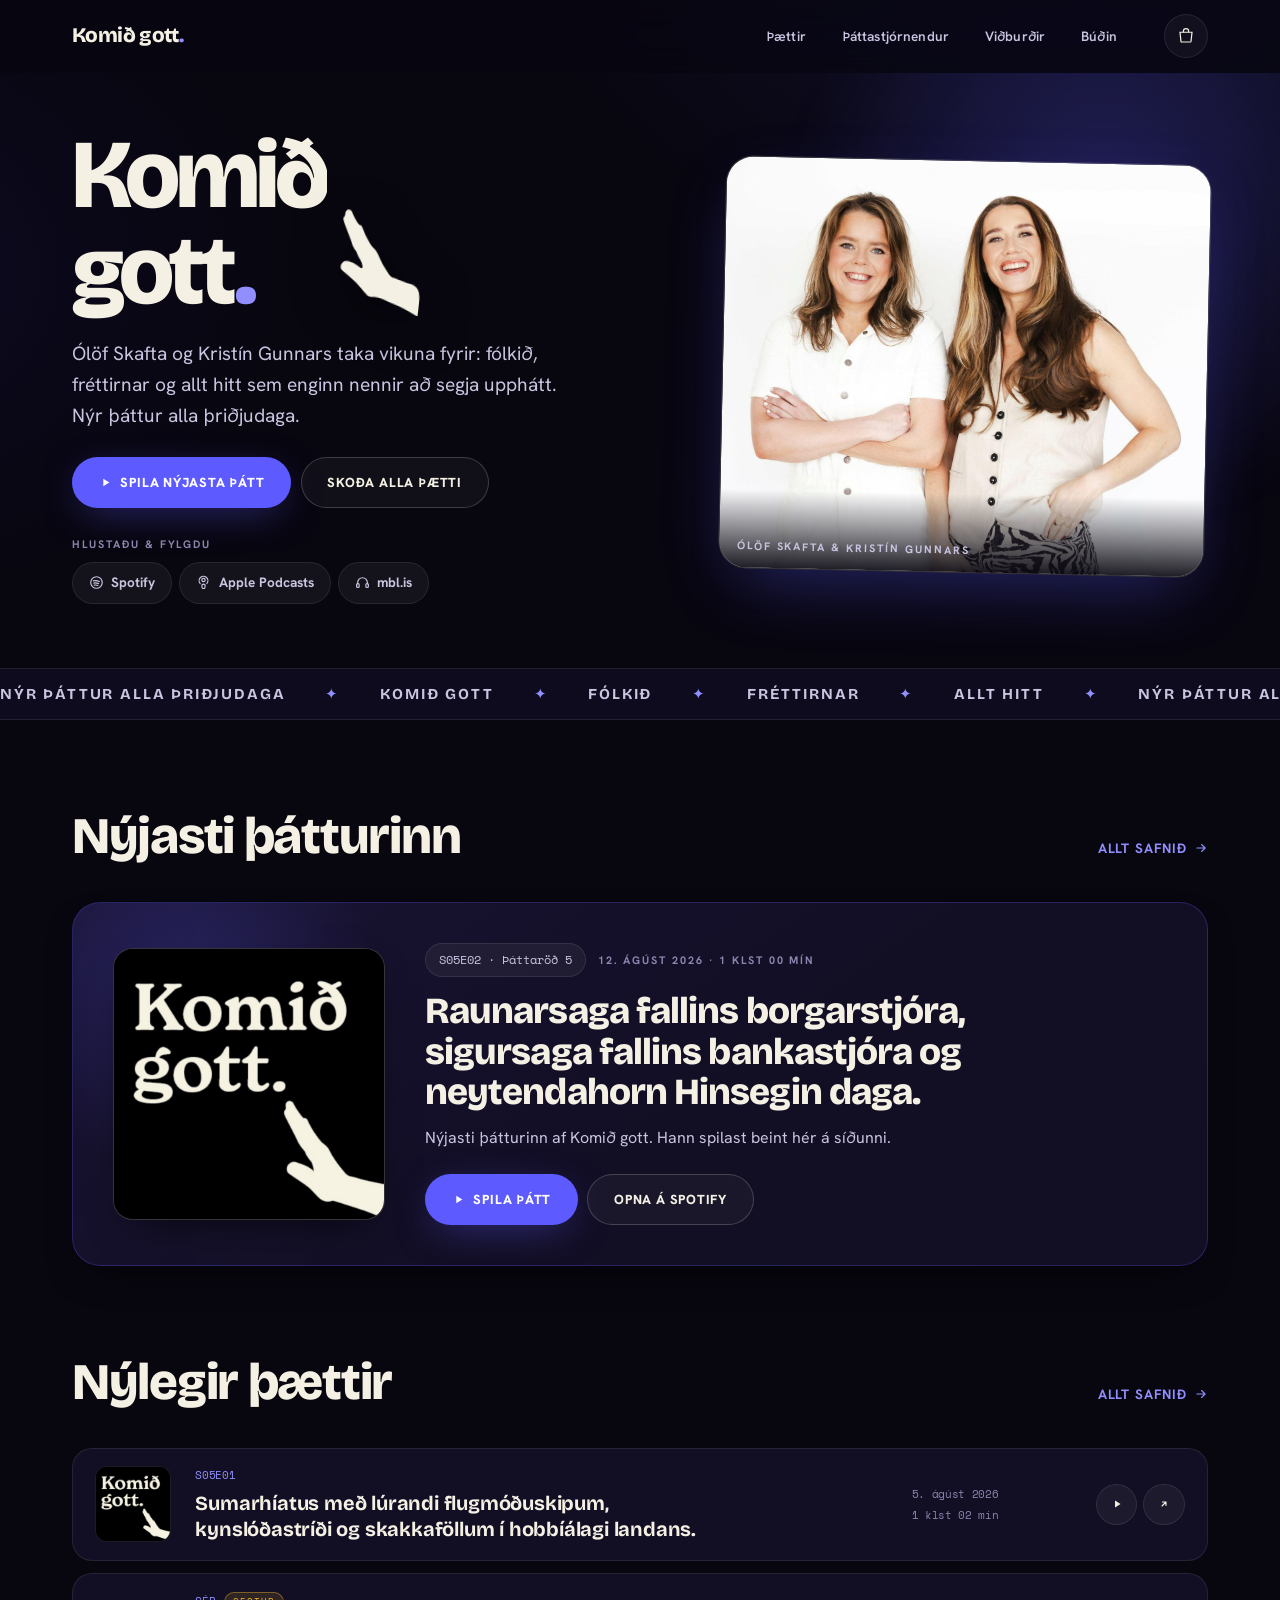
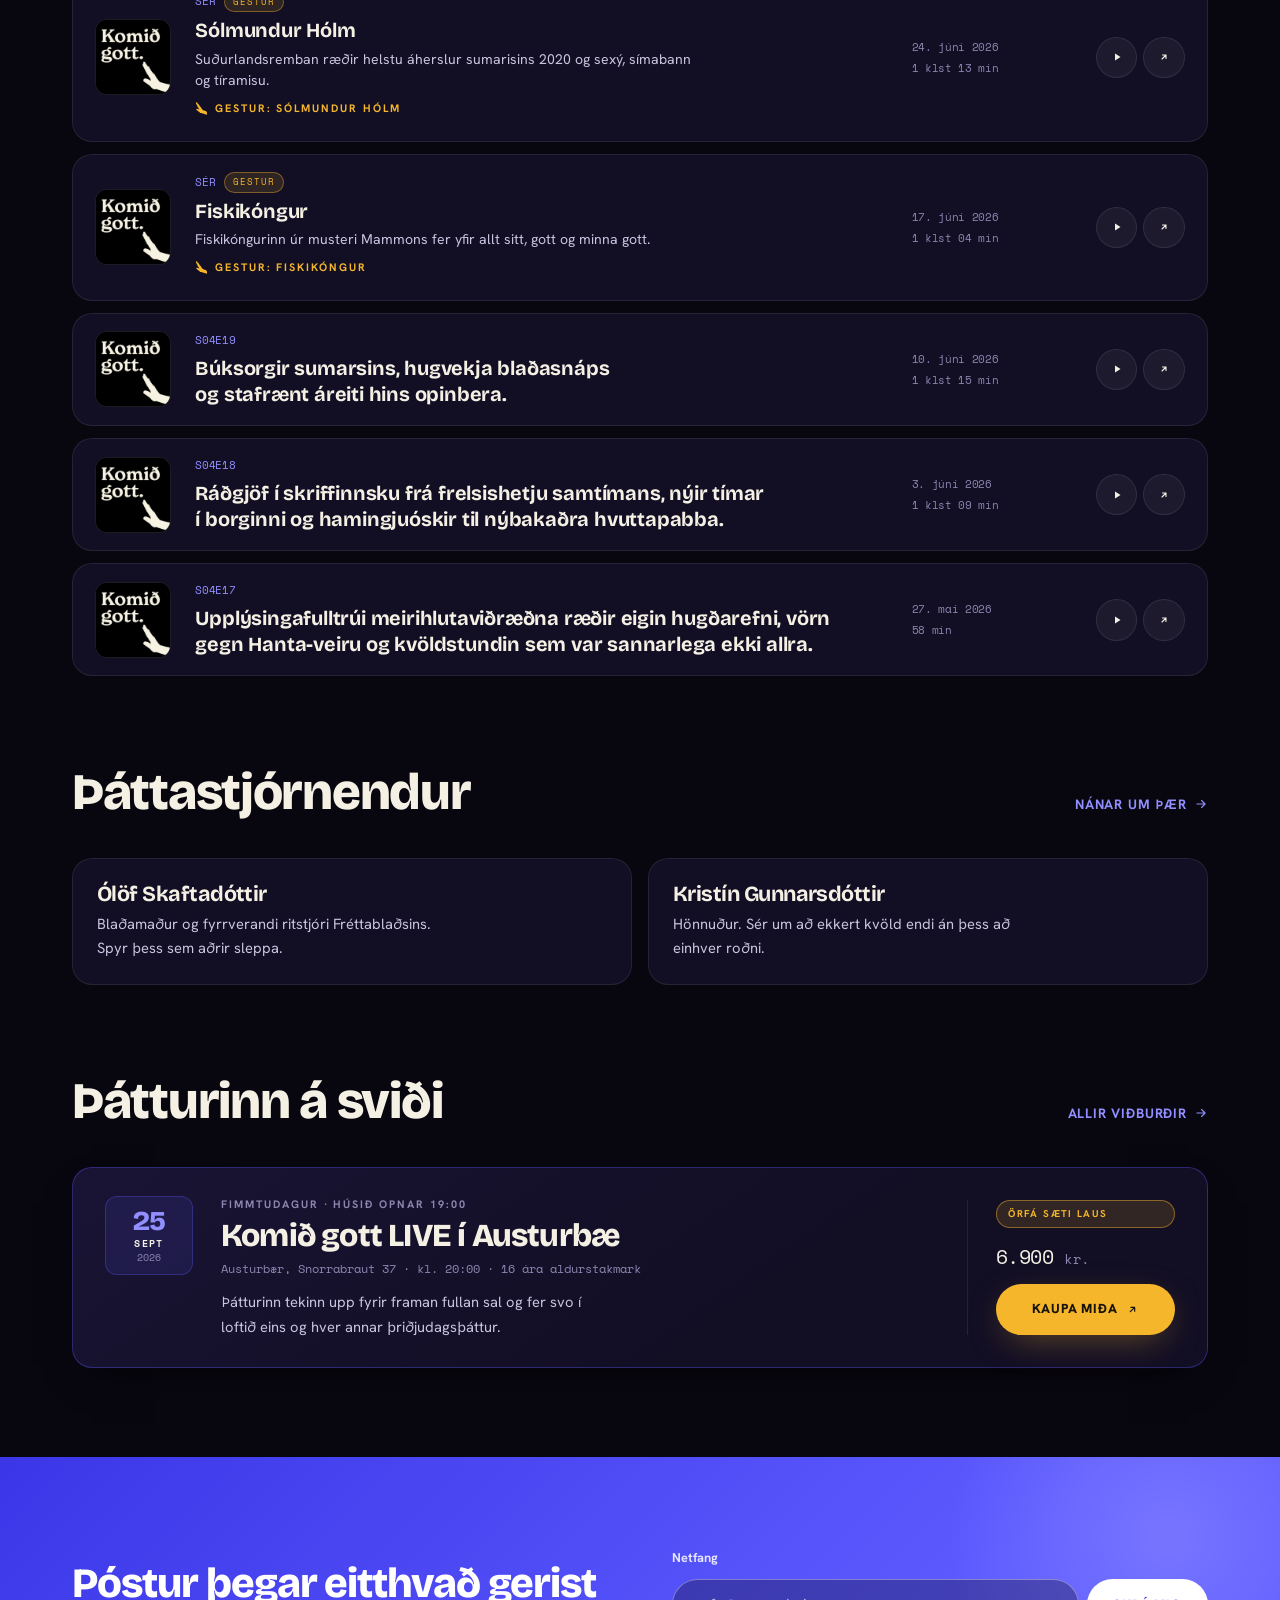
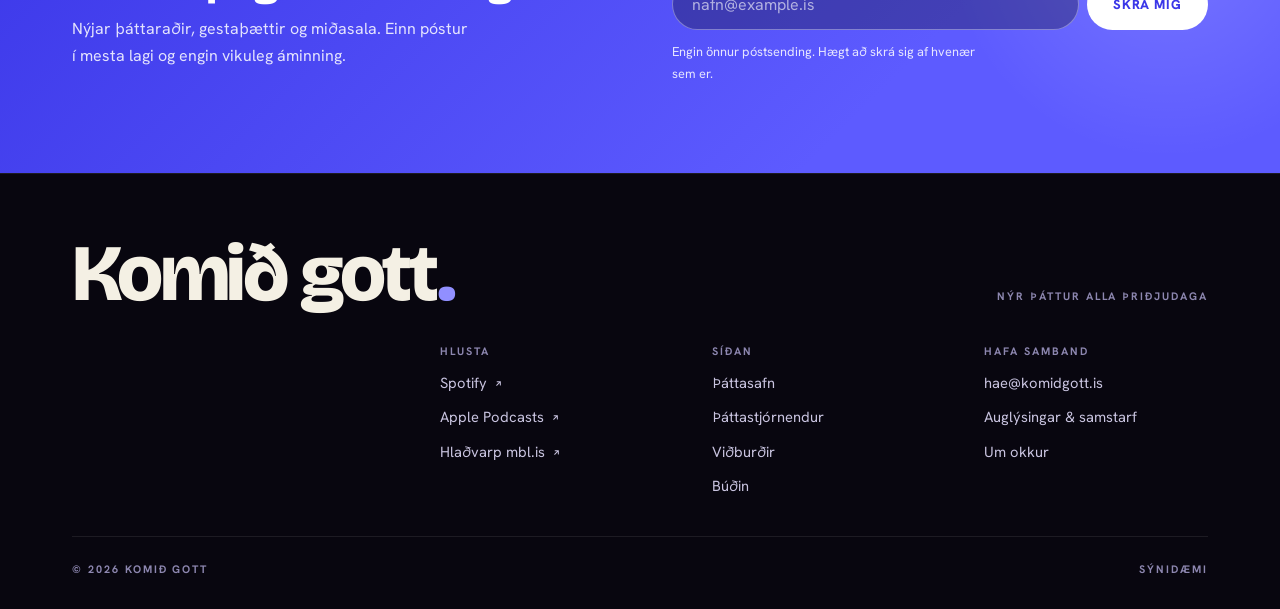
<file: index.html>
<!doctype html>
<html lang="is">
<head>
<meta charset="utf-8">
<meta name="viewport" content="width=device-width, initial-scale=1, viewport-fit=cover">
<title>Komið gott · hlaðvarp Ólafar Skafta og Kristínar Gunnars</title>
<meta name="description" content="Komið gott er hlaðvarp Ólafar Skaftadóttur og Kristínar Gunnarsdóttur. Allir þættir spilanlegir hér á síðunni. Nýr þáttur alla þriðjudaga.">
<meta name="theme-color" content="#08060F">

<!-- Sýnidæmi: haldið utan við leitarvélar svo tilbúnu viðburðadagsetningarnar
     rati ekki í Google undir nafni hlaðvarpsins.
     Fjarlægið þessa línu — og robots.txt — þegar síðan fer í loftið fyrir alvöru. -->
<meta name="robots" content="noindex, nofollow">

<meta property="og:type" content="website">
<meta property="og:title" content="Komið gott · hlaðvarp">
<meta property="og:description" content="Allir þættir spilanlegir beint á síðunni. Nýr þáttur alla þriðjudaga.">
<meta property="og:image" content="assets/logo.jpg">
<meta property="og:locale" content="is_IS">

<link rel="icon" href="assets/logo.jpg">
<link rel="preconnect" href="https://fonts.googleapis.com">
<link rel="preconnect" href="https://fonts.gstatic.com" crossorigin>
<link rel="preconnect" href="https://anchor.fm">
<link href="https://fonts.googleapis.com/css2?family=Bricolage+Grotesque:opsz,wght@12..96,700;12..96,800&family=Hanken+Grotesk:wght@400;600;700;800&family=Space+Mono:wght@400;700&display=swap" rel="stylesheet">
<link rel="stylesheet" href="assets/styles.css">

<!-- Segir leitarvélum og hlaðvarpsskrám að þetta sé hlaðvarp, ekki fyrirtæki -->
<script type="application/ld+json">
{
  "@context": "https://schema.org",
  "@type": "PodcastSeries",
  "name": "Komið gott",
  "inLanguage": "is",
  "description": "Vikulegt hlaðvarp Ólafar Skaftadóttur og Kristínar Gunnarsdóttur um fólkið, fréttirnar og allt hitt.",
  "webFeed": "https://anchor.fm/s/f7d6516c/podcast/rss",
  "author": [
    { "@type": "Person", "name": "Ólöf Skaftadóttir" },
    { "@type": "Person", "name": "Kristín Gunnarsdóttir" }
  ],
  "sameAs": [
    "https://open.spotify.com/show/0MOGvOhy1255O5DG4xU5uj",
    "https://podcasts.apple.com/is/podcast/komi%C3%B0-gott/id1753137038",
    "https://www.mbl.is/hladvarp/hlusta/komid-gott/"
  ]
}
</script>
</head>

<body>
<a class="skip" href="#efni">Beint í efnið</a>

<header class="nav" id="nav">
  <div class="nav__inner">
    <a class="nav__brand" href="index.html">Komið gott<i>.</i></a>
    <nav aria-label="Aðalvalmynd">
      <ul class="nav__links" id="navLinks">
        <li><a href="thaettir.html">Þættir</a></li>
        <li><a href="um.html">Þáttastjórnendur</a></li>
        <li><a href="vidburdir.html">Viðburðir</a></li>
        <li><a href="budin.html">Búðin</a></li>
        <li class="nav__listen">
          <span class="micro">Hlusta annars staðar</span>
          <span>
            <a href="https://open.spotify.com/show/0MOGvOhy1255O5DG4xU5uj" target="_blank" rel="noopener">Spotify
              <svg class="i" viewBox="0 0 24 24" fill="none" stroke="currentColor" stroke-width="2.2" stroke-linecap="round" stroke-linejoin="round" aria-hidden="true"><path d="M8 16 16 8M9 8h7v7"/></svg></a>
            <a href="https://podcasts.apple.com/is/podcast/komi%C3%B0-gott/id1753137038" target="_blank" rel="noopener">Apple Podcasts
              <svg class="i" viewBox="0 0 24 24" fill="none" stroke="currentColor" stroke-width="2.2" stroke-linecap="round" stroke-linejoin="round" aria-hidden="true"><path d="M8 16 16 8M9 8h7v7"/></svg></a>
            <a href="https://www.mbl.is/hladvarp/hlusta/komid-gott/" target="_blank" rel="noopener">mbl.is
              <svg class="i" viewBox="0 0 24 24" fill="none" stroke="currentColor" stroke-width="2.2" stroke-linecap="round" stroke-linejoin="round" aria-hidden="true"><path d="M8 16 16 8M9 8h7v7"/></svg></a>
          </span>
        </li>
      </ul>
    </nav>
    <div class="nav__actions">
      <button class="iconbtn" id="cartOpen" aria-label="Opna körfu">
        <svg viewBox="0 0 24 24" fill="none" stroke="currentColor" stroke-width="1.6" aria-hidden="true"><path d="M4 7h16l-1.3 12.2a1 1 0 0 1-1 .8H6.3a1 1 0 0 1-1-.9L4 7Z"/><path d="M8.5 7V5.6a3.5 3.5 0 0 1 7 0V7"/></svg>
        <span class="iconbtn__count" id="cartCount" hidden>0</span>
      </button>
      <button class="iconbtn nav__toggle" id="navToggle" aria-expanded="false" aria-controls="navLinks" aria-label="Valmynd">
        <span class="burger"></span>
      </button>
    </div>
  </div>
</header>

<main id="efni">

<!-- ======================================================== HETJAN ======== -->
<section class="hero">
  <div class="hero__inner">
    <div class="hero__text">
      <div class="hero__mark">
        <h1 class="hero__word">
          <span class="hero__line"><span>Komið</span></span>
          <span class="hero__line"><span>gott<i>.</i></span></span>
        </h1>
        <div class="hand hero__hand" aria-hidden="true">
          <svg viewBox="0 0 845 1000" fill="currentColor"><path d="M39.4 0Q38.1 0 25.4 12.7Q12.7 25.4 13.9 45.7Q15.2 66 7.6 76.2Q0 86.3 0 101.5Q0 116.8 53.3 219.6Q106.6 322.3 111.7 337.6Q116.8 352.8 132 375.6Q147.2 398.5 156.1 406.1Q165 413.7 176.4 437.8Q187.8 461.9 210.7 491.1Q233.5 520.3 241.1 554.5Q248.7 588.8 211.9 566Q175.1 543.1 143.4 531.7Q111.7 520.3 93.9 517.8Q76.1 515.2 60.9 521.5Q45.7 527.9 34.3 543.1Q22.8 558.4 22.8 576.1Q22.8 593.9 29.1 604Q35.5 614.2 118 670Q200.5 725.9 251.3 777.9Q302 829.9 317.3 838.8Q332.5 847.7 341.4 850.3Q350.3 852.8 388.4 850.3Q426.4 847.7 456.9 856.6Q487.3 865.5 601.5 903.5Q715.7 941.6 777.9 970.8Q840.1 1000 842.7 1000Q845.2 1000 845.2 851.5Q845.2 703 750 684Q654.8 665 620.5 653.5Q586.3 642.1 568.5 639.6Q550.8 637.1 536.8 628.2Q522.8 619.3 478.4 563.5Q434 507.6 404.8 454.3Q375.6 401 356.6 381.9Q337.6 362.9 330 359.1Q322.3 355.3 304.6 335Q286.8 314.7 257.6 270.3Q228.4 225.9 210.7 189.1Q192.9 152.3 186.6 148.5Q180.2 144.7 171.3 144.7Q162.4 144.7 137.1 112.9Q111.7 81.2 93.9 48.2Q76.1 15.2 68.5 8.8Q60.9 2.5 50.8 1.3Q40.6 0 39.4 0Z"/></svg>
        </div>
      </div>

      <p class="hero__lead">
        Ólöf Skafta og Kristín Gunnars taka vikuna fyrir: fólkið, fréttirnar og
        allt hitt sem enginn nennir að segja upphátt. Nýr þáttur alla þriðjudaga.
      </p>

      <div class="hero__cta">
        <button class="btn" type="button" data-play="">
          <svg class="i" viewBox="0 0 24 24" fill="currentColor" aria-hidden="true"><path d="M8 5v14l11-7z"/></svg>
          Spila nýjasta þátt
        </button>
        <a class="btn btn--ghost" href="thaettir.html">Skoða alla þætti</a>
      </div>

      <div class="hero__plats">
        <span class="micro">Hlustaðu &amp; fylgdu</span>
        <ul>
          <li><a href="https://open.spotify.com/show/0MOGvOhy1255O5DG4xU5uj" target="_blank" rel="noopener">
            <svg class="i" viewBox="0 0 24 24" fill="none" stroke="currentColor" stroke-width="1.9" stroke-linecap="round" aria-hidden="true"><circle cx="12" cy="12" r="9.2"/><path d="M7 9.5c3.3-.9 6.7-.6 9.5 1"/><path d="M7.7 13c2.6-.7 5.3-.4 7.6.8"/><path d="M8.4 16.3c2-.5 4-.3 5.7.6"/></svg>
            Spotify</a></li>
          <li><a href="https://podcasts.apple.com/is/podcast/komi%C3%B0-gott/id1753137038" target="_blank" rel="noopener">
            <svg class="i" viewBox="0 0 24 24" fill="none" stroke="currentColor" stroke-width="1.9" stroke-linecap="round" stroke-linejoin="round" aria-hidden="true"><circle cx="12" cy="8" r="2.7"/><path d="M6.7 13.7a7 7 0 1 1 10.6 0"/><path d="M10.2 21.1c-.5-.9-.8-2.9-.8-4.9 0-1.1 1.1-1.7 2.6-1.7s2.6.6 2.6 1.7c0 2-.3 4-.8 4.9-.4.7-3.2.7-3.6 0Z"/></svg>
            Apple Podcasts</a></li>
          <li><a href="https://www.mbl.is/hladvarp/hlusta/komid-gott/" target="_blank" rel="noopener">
            <svg class="i" viewBox="0 0 24 24" fill="none" stroke="currentColor" stroke-width="1.9" stroke-linecap="round" stroke-linejoin="round" aria-hidden="true"><path d="M4.2 14.5v-2.3a7.8 7.8 0 0 1 15.6 0v2.3"/><rect x="2.6" y="13.6" width="4" height="6.2" rx="1.6"/><rect x="17.4" y="13.6" width="4" height="6.2" rx="1.6"/></svg>
            mbl.is</a></li>
        </ul>
      </div>
    </div>

    <figure class="hero__cast">
      <img src="assets/tvaer.jpg" width="1640" height="1093" fetchpriority="high"
           alt="Ólöf Skaftadóttir og Kristín Gunnarsdóttir standa hlið við hlið">
      <figcaption class="micro">Ólöf Skafta &amp; Kristín Gunnars</figcaption>
    </figure>

  </div>
</section>

<!-- ============================================== HLAUPANDI BORÐI ======== -->
<div class="marquee" aria-hidden="true">
  <div class="marquee__track">
    <span>Nýr þáttur alla þriðjudaga <b>✦</b> Komið gott <b>✦</b> Fólkið <b>✦</b> Fréttirnar <b>✦</b> Allt hitt <b>✦</b></span>
    <span>Nýr þáttur alla þriðjudaga <b>✦</b> Komið gott <b>✦</b> Fólkið <b>✦</b> Fréttirnar <b>✦</b> Allt hitt <b>✦</b></span>
  </div>
</div>

<!-- ================================================ NÝJASTI ÞÁTTURINN ==== -->
<section class="band" id="nyjast">
  <div class="wrap">
    <div class="shead">
      <h2>Nýjasti þátturinn</h2>
      <a class="tlink" href="thaettir.html">Allt safnið
        <svg class="i" viewBox="0 0 24 24" fill="none" stroke="currentColor" stroke-width="2" stroke-linecap="round" stroke-linejoin="round" aria-hidden="true"><path d="M5 12h14M13 6l6 6-6 6"/></svg>
      </a>
    </div>

    <article class="feat" id="featured">
      <button class="feat__art" type="button" data-play="" aria-label="Spila nýjasta þátt">
        <img src="assets/logo.jpg" width="3000" height="3000" alt="">
        <span class="feat__cue" data-icon><svg class="i" viewBox="0 0 24 24" fill="currentColor" aria-hidden="true"><path d="M8 5v14l11-7z"/></svg></span>
      </button>
      <div class="feat__body">
        <p class="feat__meta">
          <span class="chip" data-f="fcode">S05E02</span>
          <span class="micro" data-f="fdate">12. ágúst 2026 · 1 klst 00 mín</span>
        </p>
        <h3 class="feat__title" data-f="ftitle">Raunarsaga fallins borgarstjóra, sigursaga fallins bankastjóra og neytendahorn Hinsegin daga.</h3>
        <p class="feat__desc" data-f="fdesc">Nýjasti þátturinn af Komið gott. Hann spilast beint hér á síðunni.</p>
        <div class="feat__act">
          <button class="btn" type="button" data-play="">
            <svg class="i" viewBox="0 0 24 24" fill="currentColor" aria-hidden="true"><path d="M8 5v14l11-7z"/></svg>
            Spila þátt
          </button>
          <a class="btn btn--ghost" data-f="flink" href="https://open.spotify.com/show/0MOGvOhy1255O5DG4xU5uj" target="_blank" rel="noopener">Opna á Spotify</a>
        </div>
      </div>
    </article>
  </div>
</section>

<!-- =================================================== NÝLEGIR ÞÆTTIR ==== -->
<section class="band" style="padding-top:0">
  <div class="wrap">
    <div class="shead">
      <h2>Nýlegir þættir</h2>
      <a class="tlink" href="thaettir.html">Allt safnið
        <svg class="i" viewBox="0 0 24 24" fill="none" stroke="currentColor" stroke-width="2" stroke-linecap="round" stroke-linejoin="round" aria-hidden="true"><path d="M5 12h14M13 6l6 6-6 6"/></svg>
      </a>
    </div>

    <!-- Nýjasti þátturinn er á spjaldinu fyrir ofan og er því sleppt hér -->
    <ul class="eps" id="homeEps" data-skip="1" data-limit="6"></ul>
  </div>
</section>

<!-- ================================================ ÞÁTTASTJÓRNENDUR ===== -->
<section class="band" style="padding-top:0">
  <div class="wrap">
    <div class="shead">
      <h2>Þáttastjórnendur</h2>
      <a class="tlink" href="um.html">Nánar um þær
        <svg class="i" viewBox="0 0 24 24" fill="none" stroke="currentColor" stroke-width="2" stroke-linecap="round" stroke-linejoin="round" aria-hidden="true"><path d="M5 12h14M13 6l6 6-6 6"/></svg>
      </a>
    </div>

    <div class="duo">
      <div>
        <h3>Ólöf Skaftadóttir</h3>
        <p>Blaðamaður og fyrrverandi ritstjóri Fréttablaðsins. Spyr þess sem aðrir sleppa.</p>
      </div>
      <div>
        <h3>Kristín Gunnarsdóttir</h3>
        <p>Hönnuður. Sér um að ekkert kvöld endi án þess að einhver roðni.</p>
      </div>
    </div>
  </div>
</section>

<!-- ================================================= ÞÁTTURINN Á SVIÐI === -->
<section class="band" style="padding-top:0">
  <div class="wrap">
    <div class="shead">
      <h2>Þátturinn á sviði</h2>
      <a class="tlink" href="vidburdir.html">Allir viðburðir
        <svg class="i" viewBox="0 0 24 24" fill="none" stroke="currentColor" stroke-width="2" stroke-linecap="round" stroke-linejoin="round" aria-hidden="true"><path d="M5 12h14M13 6l6 6-6 6"/></svg>
      </a>
    </div>

    <div class="tickets">
      <article class="ticket ticket--lead">
        <div class="ticket__date"><b>25</b><span>sept</span><i>2026</i></div>
        <div class="ticket__body">
          <p class="micro ticket__kicker">Fimmtudagur · húsið opnar 19:00</p>
          <h3>Komið gott LIVE í Austurbæ</h3>
          <p class="ticket__where">Austurbær, Snorrabraut 37 · kl. 20:00 · 16 ára aldurstakmark</p>
          <p class="ticket__note">Þátturinn tekinn upp fyrir framan fullan sal og fer svo í loftið eins og hver annar þriðjudagsþáttur.</p>
        </div>
        <div class="ticket__buy">
          <span class="tag tag--flag">Örfá sæti laus</span>
          <p class="ticket__price">6.900&nbsp;<i>kr.</i></p>
          <a class="btn btn--flag btn--block" href="https://tix.is" target="_blank" rel="noopener">Kaupa miða
            <svg class="i" viewBox="0 0 24 24" fill="none" stroke="currentColor" stroke-width="2.2" stroke-linecap="round" stroke-linejoin="round" aria-hidden="true"><path d="M8 16 16 8M9 8h7v7"/></svg>
          </a>
        </div>
      </article>
    </div>
  </div>
</section>

<!-- ================================================= PÓSTLISTI =========== -->
<section class="signup" id="postlisti">
  <div class="wrap signup__inner">
    <div>
      <h2>Póstur þegar eitthvað gerist</h2>
      <p>Nýjar þáttaraðir, gestaþættir og miðasala. Einn póstur í mesta lagi og engin vikuleg áminning.</p>
    </div>

    <form class="form" id="signupForm" novalidate>
      <label for="email">Netfang</label>
      <div class="form__row">
        <input id="email" name="email" type="email" inputmode="email" placeholder="nafn@example.is"
               autocomplete="email" spellcheck="false" required aria-describedby="emailErr">
        <button class="btn" type="submit">Skrá mig</button>
      </div>
      <p class="form__err" id="emailErr" hidden>Netfangið vantar @ eða endingu. Dæmi: nafn@example.is</p>
      <p class="form__fine">Engin önnur póstsending. Hægt að skrá sig af hvenær sem er.</p>
    </form>
  </div>
</section>

</main>

<footer class="footer">
  <div class="wrap">
    <div class="footer__top">
      <p class="footer__word">Komið gott<i>.</i></p>
      <p class="micro">Nýr þáttur alla þriðjudaga</p>
    </div>

    <div class="footer__cols">
      <div>
        <h2>Hlusta</h2>
        <ul>
          <li><a href="https://open.spotify.com/show/0MOGvOhy1255O5DG4xU5uj" target="_blank" rel="noopener">Spotify
            <svg class="i" viewBox="0 0 24 24" fill="none" stroke="currentColor" stroke-width="2.2" stroke-linecap="round" stroke-linejoin="round" aria-hidden="true"><path d="M8 16 16 8M9 8h7v7"/></svg></a></li>
          <li><a href="https://podcasts.apple.com/is/podcast/komi%C3%B0-gott/id1753137038" target="_blank" rel="noopener">Apple Podcasts
            <svg class="i" viewBox="0 0 24 24" fill="none" stroke="currentColor" stroke-width="2.2" stroke-linecap="round" stroke-linejoin="round" aria-hidden="true"><path d="M8 16 16 8M9 8h7v7"/></svg></a></li>
          <li><a href="https://www.mbl.is/hladvarp/hlusta/komid-gott/" target="_blank" rel="noopener">Hlaðvarp mbl.is
            <svg class="i" viewBox="0 0 24 24" fill="none" stroke="currentColor" stroke-width="2.2" stroke-linecap="round" stroke-linejoin="round" aria-hidden="true"><path d="M8 16 16 8M9 8h7v7"/></svg></a></li>
        </ul>
      </div>
      <div>
        <h2>Síðan</h2>
        <ul>
          <li><a href="thaettir.html">Þáttasafn</a></li>
          <li><a href="um.html">Þáttastjórnendur</a></li>
          <li><a href="vidburdir.html">Viðburðir</a></li>
          <li><a href="budin.html">Búðin</a></li>
        </ul>
      </div>
      <div>
        <h2>Hafa samband</h2>
        <ul>
          <li><a href="mailto:hae@komidgott.is">hae@komidgott.is</a></li>
          <li><a href="mailto:auglysingar@komidgott.is">Auglýsingar &amp; samstarf</a></li>
          <li><a href="um.html">Um okkur</a></li>
        </ul>
      </div>
    </div>

    <div class="footer__base micro">
      <span>© 2026 Komið gott</span>
      <span>Sýnidæmi</span>
    </div>
  </div>
</footer>

<div class="scrim" id="scrim"></div>

<aside class="cart" id="cart" aria-label="Karfa" aria-hidden="true">
  <div class="cart__head">
    <h2>Karfan þín</h2>
    <button class="iconbtn" id="cartClose" aria-label="Loka körfu">
      <svg viewBox="0 0 24 24" fill="none" stroke="currentColor" stroke-width="1.8" stroke-linecap="round" aria-hidden="true"><path d="m6 6 12 12M18 6 6 18"/></svg>
    </button>
  </div>
  <ul class="cart__items" id="cartItems"></ul>
  <p class="cart__empty" id="cartEmpty">Karfan er tóm.<br><a href="budin.html">Kíktu í búðina</a></p>
  <div class="cart__foot">
    <div class="cart__total">
      <span class="micro">Samtals</span>
      <b id="cartTotal">0 kr.</b>
    </div>
    <button class="btn btn--block" id="checkout">Ganga frá pöntun</button>
    <p class="micro cart__fine">Sýnidæmi, engin greiðsla fer fram.</p>
  </div>
</aside>

<div class="toast" id="toast" role="status" aria-live="polite"></div>

<script src="assets/episodes.js"></script>
<script src="assets/app.js"></script>
</body>
</html>
</file>
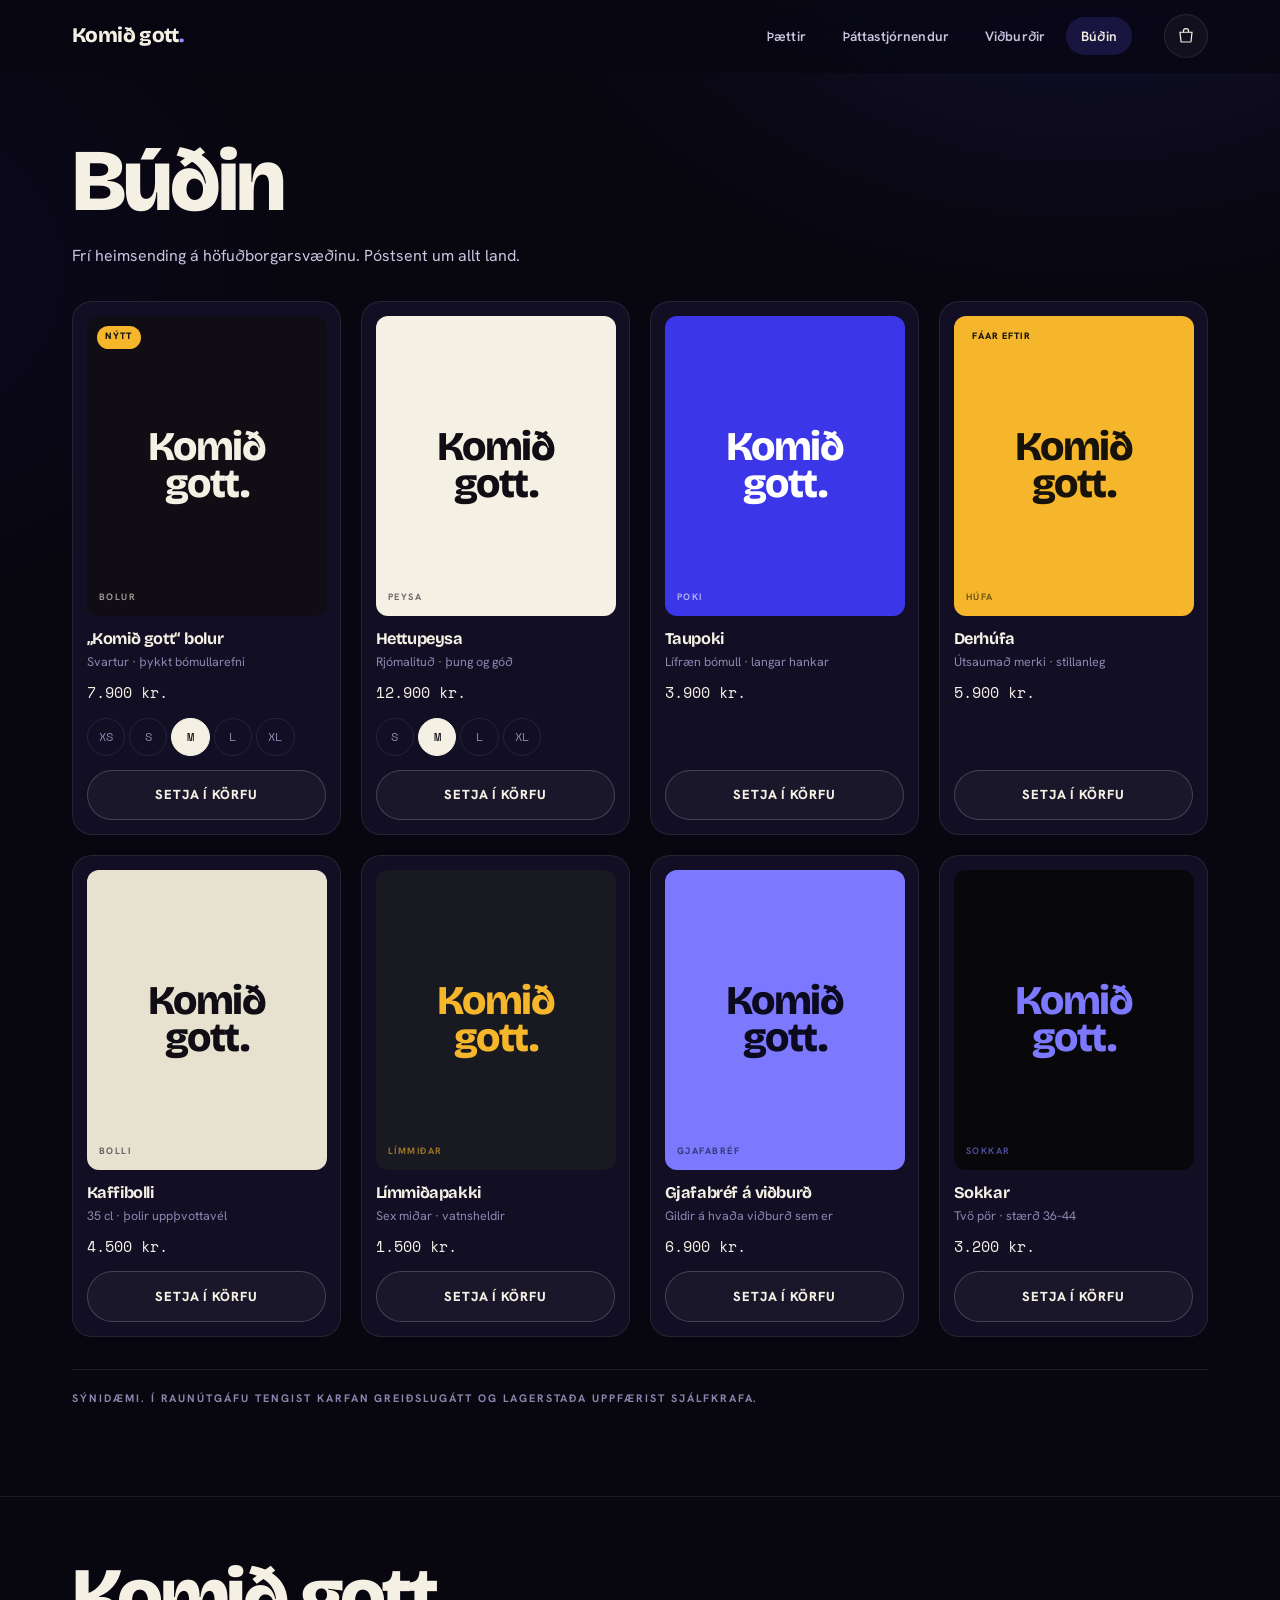
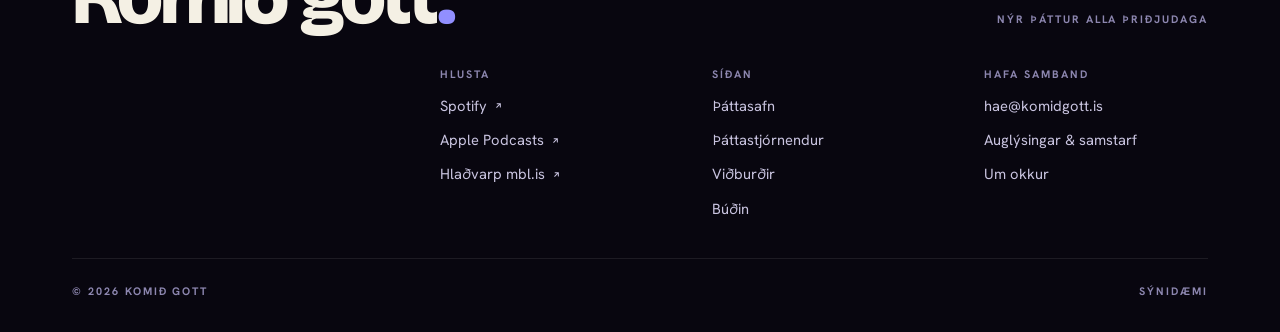
<file: budin.html>
<!doctype html>
<html lang="is">
<head>
<meta charset="utf-8">
<meta name="viewport" content="width=device-width, initial-scale=1, viewport-fit=cover">
<title>Búðin · Komið gott</title>
<meta name="description" content="Vefverslun Komið gott. Bolir, peysur og fleira. Frí heimsending á höfuðborgarsvæðinu.">
<meta name="theme-color" content="#08060F">

<!-- Sýnidæmi: haldið utan við leitarvélar. Fjarlægið þessa línu — og
     robots.txt — þegar síðan fer í loftið fyrir alvöru. -->
<meta name="robots" content="noindex, nofollow">

<meta property="og:type" content="website">
<meta property="og:title" content="Búðin · Komið gott">
<meta property="og:description" content="Vefverslun Komið gott. Bolir, peysur og fleira. Frí heimsending á höfuðborgarsvæðinu.">
<meta property="og:image" content="assets/logo.jpg">
<meta property="og:locale" content="is_IS">

<link rel="icon" href="assets/logo.jpg">
<link rel="preconnect" href="https://fonts.googleapis.com">
<link rel="preconnect" href="https://fonts.gstatic.com" crossorigin>
<link href="https://fonts.googleapis.com/css2?family=Bricolage+Grotesque:opsz,wght@12..96,700;12..96,800&family=Hanken+Grotesk:wght@400;600;700;800&family=Space+Mono:wght@400;700&display=swap" rel="stylesheet">
<link rel="stylesheet" href="assets/styles.css">
</head>

<body>
<a class="skip" href="#efni">Beint í efnið</a>

<header class="nav" id="nav">
  <div class="nav__inner">
    <a class="nav__brand" href="index.html">Komið gott<i>.</i></a>
    <nav aria-label="Aðalvalmynd">
      <ul class="nav__links" id="navLinks">
        <li><a href="thaettir.html">Þættir</a></li>
        <li><a href="um.html">Þáttastjórnendur</a></li>
        <li><a href="vidburdir.html">Viðburðir</a></li>
        <li><a href="budin.html" aria-current="page">Búðin</a></li>
        <li class="nav__listen">
          <span class="micro">Hlusta annars staðar</span>
          <span>
            <a href="https://open.spotify.com/show/0MOGvOhy1255O5DG4xU5uj" target="_blank" rel="noopener">Spotify
              <svg class="i" viewBox="0 0 24 24" fill="none" stroke="currentColor" stroke-width="2.2" stroke-linecap="round" stroke-linejoin="round" aria-hidden="true"><path d="M8 16 16 8M9 8h7v7"/></svg></a>
            <a href="https://podcasts.apple.com/is/podcast/komi%C3%B0-gott/id1753137038" target="_blank" rel="noopener">Apple Podcasts
              <svg class="i" viewBox="0 0 24 24" fill="none" stroke="currentColor" stroke-width="2.2" stroke-linecap="round" stroke-linejoin="round" aria-hidden="true"><path d="M8 16 16 8M9 8h7v7"/></svg></a>
            <a href="https://www.mbl.is/hladvarp/hlusta/komid-gott/" target="_blank" rel="noopener">mbl.is
              <svg class="i" viewBox="0 0 24 24" fill="none" stroke="currentColor" stroke-width="2.2" stroke-linecap="round" stroke-linejoin="round" aria-hidden="true"><path d="M8 16 16 8M9 8h7v7"/></svg></a>
          </span>
        </li>
      </ul>
    </nav>
    <div class="nav__actions">
      <button class="iconbtn" id="cartOpen" aria-label="Opna körfu">
        <svg viewBox="0 0 24 24" fill="none" stroke="currentColor" stroke-width="1.6" aria-hidden="true"><path d="M4 7h16l-1.3 12.2a1 1 0 0 1-1 .8H6.3a1 1 0 0 1-1-.9L4 7Z"/><path d="M8.5 7V5.6a3.5 3.5 0 0 1 7 0V7"/></svg>
        <span class="iconbtn__count" id="cartCount" hidden>0</span>
      </button>
      <button class="iconbtn nav__toggle" id="navToggle" aria-expanded="false" aria-controls="navLinks" aria-label="Valmynd">
        <span class="burger"></span>
      </button>
    </div>
  </div>
</header>

<main id="efni">

<div class="paper">
  <header class="phead wrap">
    <h1>Búðin</h1>
    <p>Frí heimsending á höfuðborgarsvæðinu. Póstsent um allt land.</p>
  </header>

  <section class="band" style="padding-top:0">
    <div class="wrap">
      <div class="products" id="products"></div>
      <p class="micro shop__note">Sýnidæmi. Í raunútgáfu tengist karfan greiðslugátt og lagerstaða uppfærist sjálfkrafa.</p>
    </div>
  </section>
</div>
</main>

<footer class="footer">
  <div class="wrap">
    <div class="footer__top">
      <p class="footer__word">Komið gott<i>.</i></p>
      <p class="micro">Nýr þáttur alla þriðjudaga</p>
    </div>

    <div class="footer__cols">
      <div>
        <h2>Hlusta</h2>
        <ul>
          <li><a href="https://open.spotify.com/show/0MOGvOhy1255O5DG4xU5uj" target="_blank" rel="noopener">Spotify <svg class="i" viewBox="0 0 24 24" fill="none" stroke="currentColor" stroke-width="2.2" stroke-linecap="round" stroke-linejoin="round" aria-hidden="true"><path d="M8 16 16 8M9 8h7v7"/></svg></a></li>
          <li><a href="https://podcasts.apple.com/is/podcast/komi%C3%B0-gott/id1753137038" target="_blank" rel="noopener">Apple Podcasts <svg class="i" viewBox="0 0 24 24" fill="none" stroke="currentColor" stroke-width="2.2" stroke-linecap="round" stroke-linejoin="round" aria-hidden="true"><path d="M8 16 16 8M9 8h7v7"/></svg></a></li>
          <li><a href="https://www.mbl.is/hladvarp/hlusta/komid-gott/" target="_blank" rel="noopener">Hlaðvarp mbl.is <svg class="i" viewBox="0 0 24 24" fill="none" stroke="currentColor" stroke-width="2.2" stroke-linecap="round" stroke-linejoin="round" aria-hidden="true"><path d="M8 16 16 8M9 8h7v7"/></svg></a></li>
        </ul>
      </div>
      <div>
        <h2>Síðan</h2>
        <ul>
          <li><a href="thaettir.html">Þáttasafn</a></li>
          <li><a href="um.html">Þáttastjórnendur</a></li>
          <li><a href="vidburdir.html">Viðburðir</a></li>
          <li><a href="budin.html">Búðin</a></li>
        </ul>
      </div>
      <div>
        <h2>Hafa samband</h2>
        <ul>
          <li><a href="mailto:hae@komidgott.is">hae@komidgott.is</a></li>
          <li><a href="mailto:auglysingar@komidgott.is">Auglýsingar &amp; samstarf</a></li>
          <li><a href="um.html">Um okkur</a></li>
        </ul>
      </div>
    </div>

    <div class="footer__base micro">
      <span>© 2026 Komið gott</span>
      <span>Sýnidæmi</span>
    </div>
  </div>
</footer>

<div class="scrim" id="scrim"></div>

<aside class="cart" id="cart" aria-label="Karfa" aria-hidden="true">
  <div class="cart__head">
    <h2>Karfan þín</h2>
    <button class="iconbtn" id="cartClose" type="button" aria-label="Loka körfu">
      <svg viewBox="0 0 24 24" fill="none" stroke="currentColor" stroke-width="1.8" stroke-linecap="round" aria-hidden="true"><path d="m6 6 12 12M18 6 6 18"/></svg>
    </button>
  </div>
  <ul class="cart__items" id="cartItems"></ul>
  <p class="cart__empty" id="cartEmpty">Karfan er tóm.<br><a href="budin.html">Kíktu í búðina</a></p>
  <div class="cart__foot">
    <div class="cart__total">
      <span class="micro">Samtals</span>
      <b id="cartTotal">0 kr.</b>
    </div>
    <button class="btn btn--block" id="checkout" type="button">Ganga frá pöntun</button>
    <p class="micro cart__fine">Sýnidæmi, engin greiðsla fer fram.</p>
  </div>
</aside>

<div class="toast" id="toast" role="status" aria-live="polite"></div>

<script src="assets/episodes.js"></script>
<script src="assets/app.js"></script>
</body>
</html>
</file>
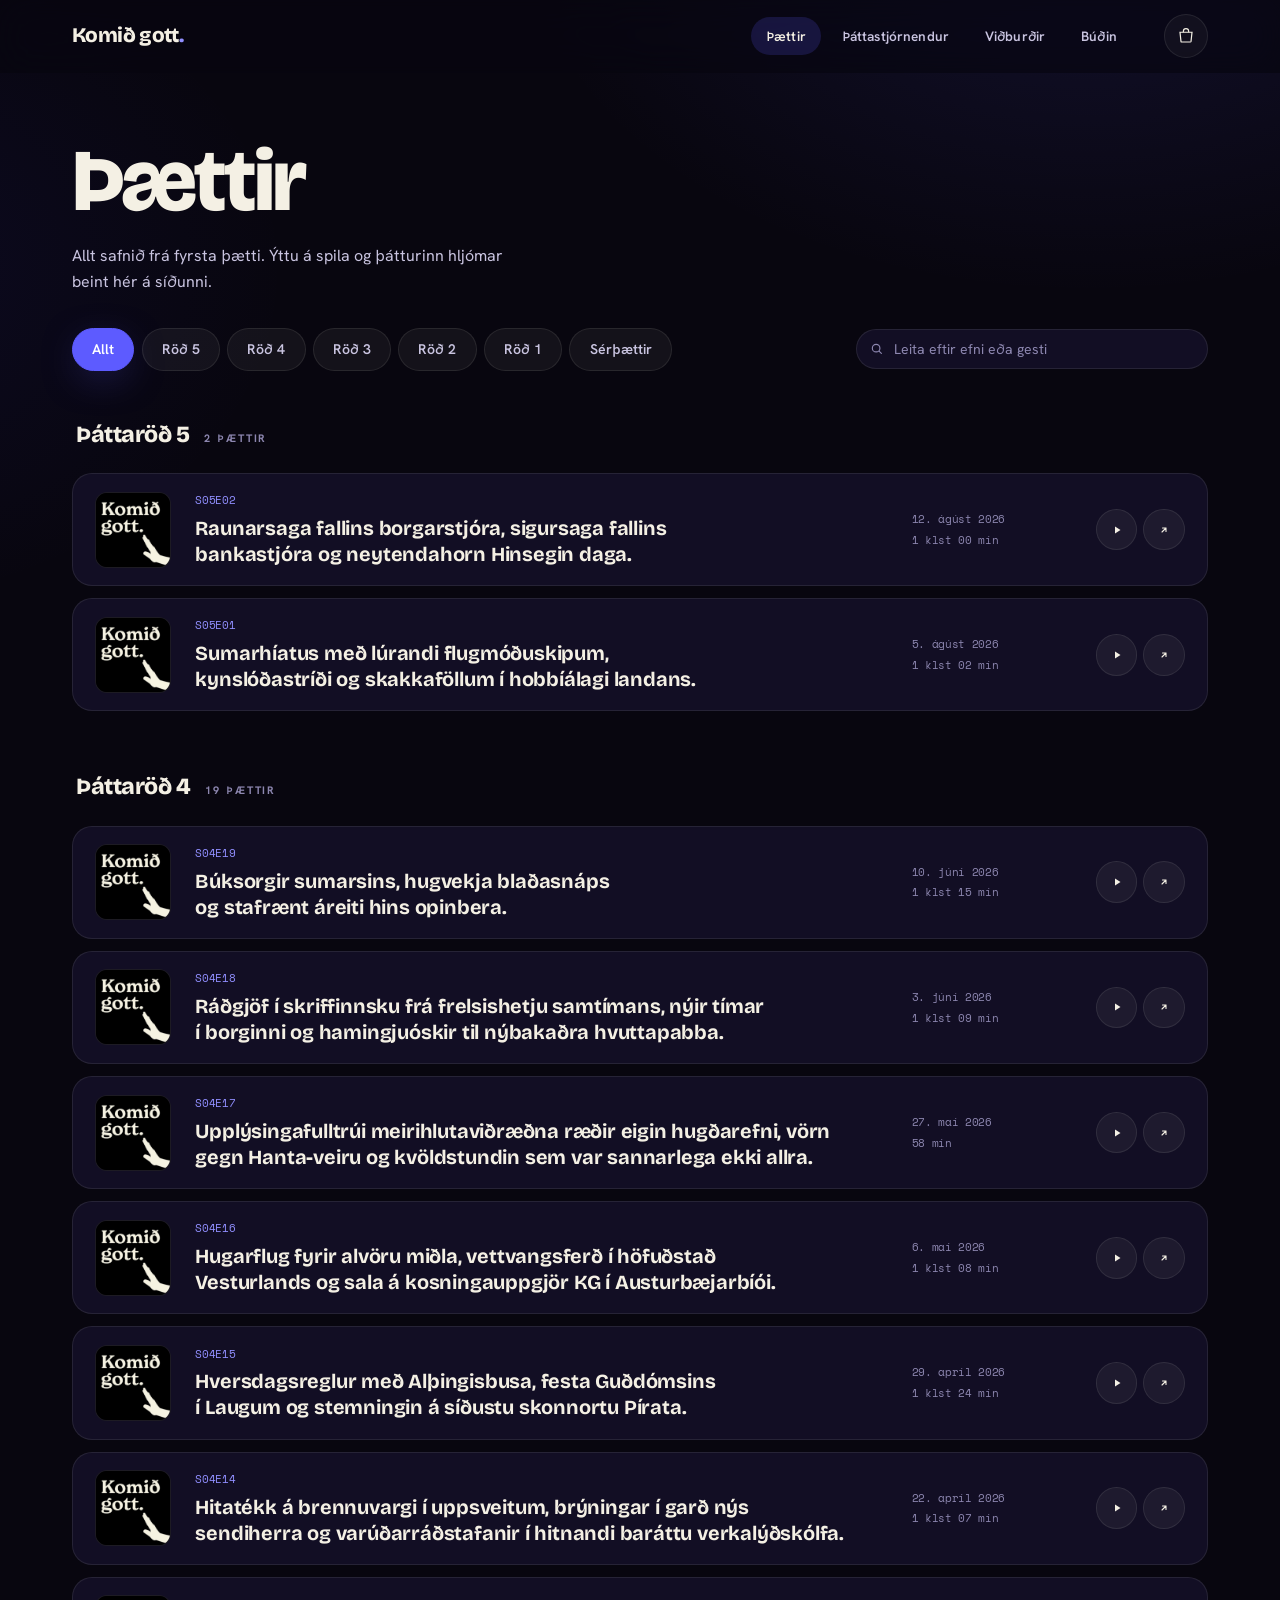
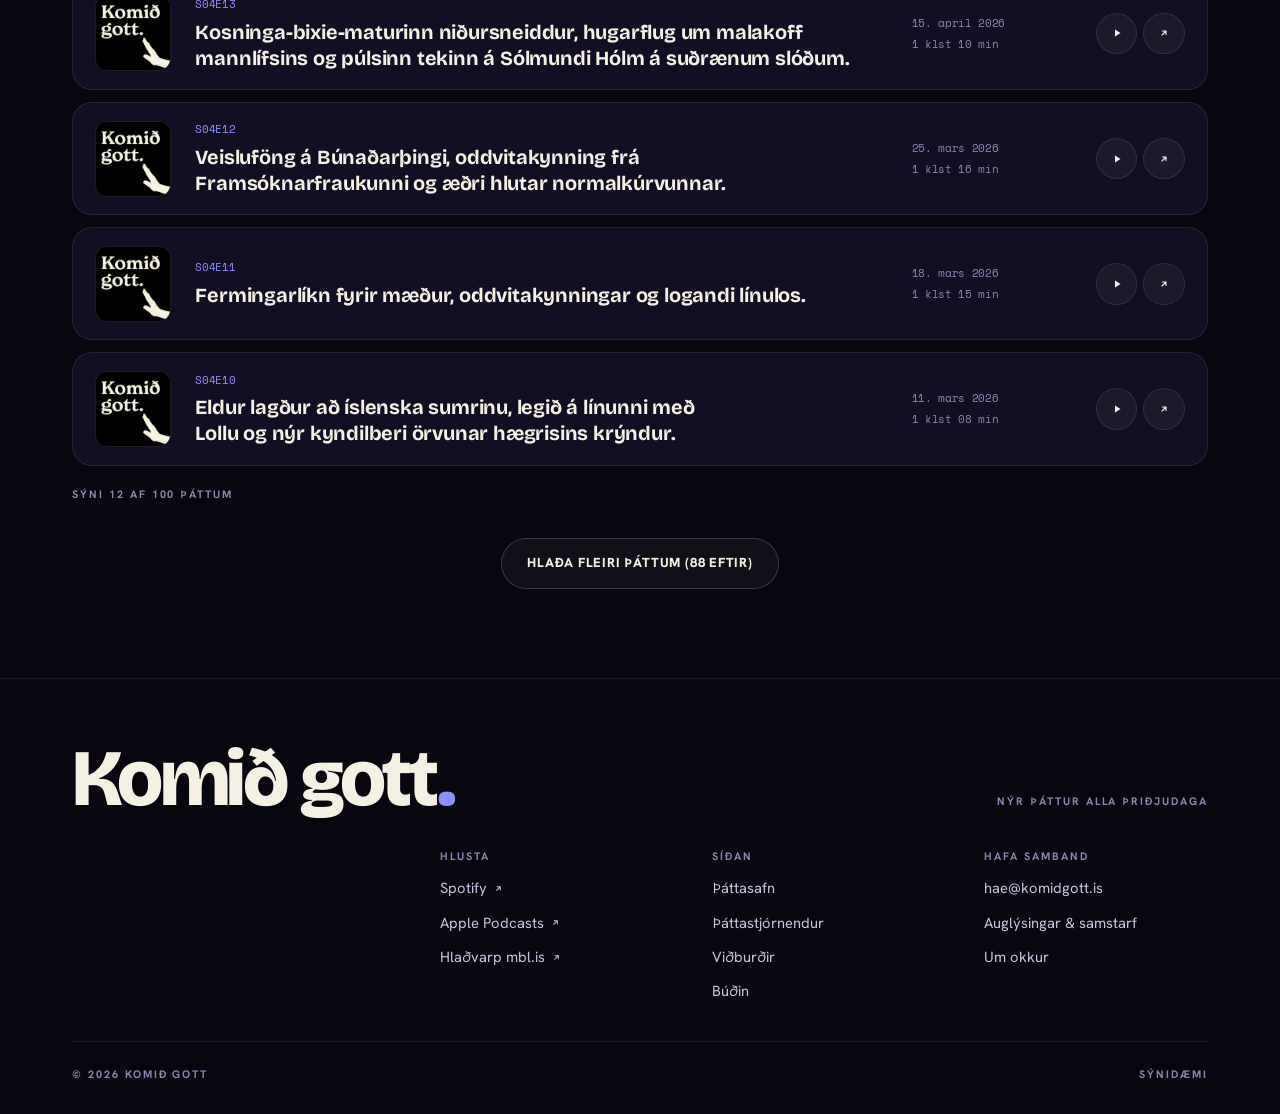
<file: thaettir.html>
<!doctype html>
<html lang="is">
<head>
<meta charset="utf-8">
<meta name="viewport" content="width=device-width, initial-scale=1, viewport-fit=cover">
<title>Þættir · Komið gott</title>
<meta name="description" content="Allt þáttasafn Komið gott, síað eftir þáttaröð. Nýr þáttur alla þriðjudaga.">
<meta name="theme-color" content="#08060F">

<!-- Sýnidæmi: haldið utan við leitarvélar. Fjarlægið þessa línu — og
     robots.txt — þegar síðan fer í loftið fyrir alvöru. -->
<meta name="robots" content="noindex, nofollow">

<meta property="og:type" content="website">
<meta property="og:title" content="Þættir · Komið gott">
<meta property="og:description" content="Allt þáttasafn Komið gott, síað eftir þáttaröð. Nýr þáttur alla þriðjudaga.">
<meta property="og:image" content="assets/logo.jpg">
<meta property="og:locale" content="is_IS">

<link rel="icon" href="assets/logo.jpg">
<link rel="preconnect" href="https://fonts.googleapis.com">
<link rel="preconnect" href="https://fonts.gstatic.com" crossorigin>
<link href="https://fonts.googleapis.com/css2?family=Bricolage+Grotesque:opsz,wght@12..96,700;12..96,800&family=Hanken+Grotesk:wght@400;600;700;800&family=Space+Mono:wght@400;700&display=swap" rel="stylesheet">
<link rel="stylesheet" href="assets/styles.css">
</head>

<body>
<a class="skip" href="#efni">Beint í efnið</a>

<header class="nav" id="nav">
  <div class="nav__inner">
    <a class="nav__brand" href="index.html">Komið gott<i>.</i></a>
    <nav aria-label="Aðalvalmynd">
      <ul class="nav__links" id="navLinks">
        <li><a href="thaettir.html" aria-current="page">Þættir</a></li>
        <li><a href="um.html">Þáttastjórnendur</a></li>
        <li><a href="vidburdir.html">Viðburðir</a></li>
        <li><a href="budin.html">Búðin</a></li>
        <li class="nav__listen">
          <span class="micro">Hlusta annars staðar</span>
          <span>
            <a href="https://open.spotify.com/show/0MOGvOhy1255O5DG4xU5uj" target="_blank" rel="noopener">Spotify
              <svg class="i" viewBox="0 0 24 24" fill="none" stroke="currentColor" stroke-width="2.2" stroke-linecap="round" stroke-linejoin="round" aria-hidden="true"><path d="M8 16 16 8M9 8h7v7"/></svg></a>
            <a href="https://podcasts.apple.com/is/podcast/komi%C3%B0-gott/id1753137038" target="_blank" rel="noopener">Apple Podcasts
              <svg class="i" viewBox="0 0 24 24" fill="none" stroke="currentColor" stroke-width="2.2" stroke-linecap="round" stroke-linejoin="round" aria-hidden="true"><path d="M8 16 16 8M9 8h7v7"/></svg></a>
            <a href="https://www.mbl.is/hladvarp/hlusta/komid-gott/" target="_blank" rel="noopener">mbl.is
              <svg class="i" viewBox="0 0 24 24" fill="none" stroke="currentColor" stroke-width="2.2" stroke-linecap="round" stroke-linejoin="round" aria-hidden="true"><path d="M8 16 16 8M9 8h7v7"/></svg></a>
          </span>
        </li>
      </ul>
    </nav>
    <div class="nav__actions">
      <button class="iconbtn" id="cartOpen" aria-label="Opna körfu">
        <svg viewBox="0 0 24 24" fill="none" stroke="currentColor" stroke-width="1.6" aria-hidden="true"><path d="M4 7h16l-1.3 12.2a1 1 0 0 1-1 .8H6.3a1 1 0 0 1-1-.9L4 7Z"/><path d="M8.5 7V5.6a3.5 3.5 0 0 1 7 0V7"/></svg>
        <span class="iconbtn__count" id="cartCount" hidden>0</span>
      </button>
      <button class="iconbtn nav__toggle" id="navToggle" aria-expanded="false" aria-controls="navLinks" aria-label="Valmynd">
        <span class="burger"></span>
      </button>
    </div>
  </div>
</header>

<main id="efni">

<header class="phead wrap">
  <h1>Þættir</h1>
  <p>Allt safnið frá fyrsta þætti. Ýttu á spila og þátturinn hljómar beint hér á síðunni.</p>
</header>

<section class="band wrap" style="padding-top:0">
  <div class="shead shead--tools">
    <h2 class="vh">Sía og leita í safninu</h2>
    <div class="filters" id="filters" role="group" aria-label="Sía eftir þáttaröð"></div>

    <div class="epsearch">
      <svg viewBox="0 0 24 24" fill="none" stroke="currentColor" stroke-width="2" stroke-linecap="round" aria-hidden="true">
        <circle cx="10.5" cy="10.5" r="6.5"/><path d="m15.5 15.5 4 4"/>
      </svg>
      <label class="vh" for="epSearch">Leita í þáttum</label>
      <input id="epSearch" type="search" placeholder="Leita eftir efni eða gesti"
             autocomplete="off" spellcheck="false" aria-describedby="epCount">
    </div>
  </div>

  <ul class="eps" id="eplist"></ul>
  <p class="micro epcount" id="epCount" role="status" aria-live="polite"></p>

  <div class="eps__more">
    <button class="btn btn--ghost" id="moreBtn" type="button">Hlaða fleiri þáttum</button>
  </div>
</section>
</main>

<footer class="footer">
  <div class="wrap">
    <div class="footer__top">
      <p class="footer__word">Komið gott<i>.</i></p>
      <p class="micro">Nýr þáttur alla þriðjudaga</p>
    </div>

    <div class="footer__cols">
      <div>
        <h2>Hlusta</h2>
        <ul>
          <li><a href="https://open.spotify.com/show/0MOGvOhy1255O5DG4xU5uj" target="_blank" rel="noopener">Spotify <svg class="i" viewBox="0 0 24 24" fill="none" stroke="currentColor" stroke-width="2.2" stroke-linecap="round" stroke-linejoin="round" aria-hidden="true"><path d="M8 16 16 8M9 8h7v7"/></svg></a></li>
          <li><a href="https://podcasts.apple.com/is/podcast/komi%C3%B0-gott/id1753137038" target="_blank" rel="noopener">Apple Podcasts <svg class="i" viewBox="0 0 24 24" fill="none" stroke="currentColor" stroke-width="2.2" stroke-linecap="round" stroke-linejoin="round" aria-hidden="true"><path d="M8 16 16 8M9 8h7v7"/></svg></a></li>
          <li><a href="https://www.mbl.is/hladvarp/hlusta/komid-gott/" target="_blank" rel="noopener">Hlaðvarp mbl.is <svg class="i" viewBox="0 0 24 24" fill="none" stroke="currentColor" stroke-width="2.2" stroke-linecap="round" stroke-linejoin="round" aria-hidden="true"><path d="M8 16 16 8M9 8h7v7"/></svg></a></li>
        </ul>
      </div>
      <div>
        <h2>Síðan</h2>
        <ul>
          <li><a href="thaettir.html">Þáttasafn</a></li>
          <li><a href="um.html">Þáttastjórnendur</a></li>
          <li><a href="vidburdir.html">Viðburðir</a></li>
          <li><a href="budin.html">Búðin</a></li>
        </ul>
      </div>
      <div>
        <h2>Hafa samband</h2>
        <ul>
          <li><a href="mailto:hae@komidgott.is">hae@komidgott.is</a></li>
          <li><a href="mailto:auglysingar@komidgott.is">Auglýsingar &amp; samstarf</a></li>
          <li><a href="um.html">Um okkur</a></li>
        </ul>
      </div>
    </div>

    <div class="footer__base micro">
      <span>© 2026 Komið gott</span>
      <span>Sýnidæmi</span>
    </div>
  </div>
</footer>

<div class="scrim" id="scrim"></div>

<aside class="cart" id="cart" aria-label="Karfa" aria-hidden="true">
  <div class="cart__head">
    <h2>Karfan þín</h2>
    <button class="iconbtn" id="cartClose" type="button" aria-label="Loka körfu">
      <svg viewBox="0 0 24 24" fill="none" stroke="currentColor" stroke-width="1.8" stroke-linecap="round" aria-hidden="true"><path d="m6 6 12 12M18 6 6 18"/></svg>
    </button>
  </div>
  <ul class="cart__items" id="cartItems"></ul>
  <p class="cart__empty" id="cartEmpty">Karfan er tóm.<br><a href="budin.html">Kíktu í búðina</a></p>
  <div class="cart__foot">
    <div class="cart__total">
      <span class="micro">Samtals</span>
      <b id="cartTotal">0 kr.</b>
    </div>
    <button class="btn btn--block" id="checkout" type="button">Ganga frá pöntun</button>
    <p class="micro cart__fine">Sýnidæmi, engin greiðsla fer fram.</p>
  </div>
</aside>

<div class="toast" id="toast" role="status" aria-live="polite"></div>
<script src="assets/episodes.js"></script>
<script src="assets/app.js"></script>
</body>
</html>
</file>
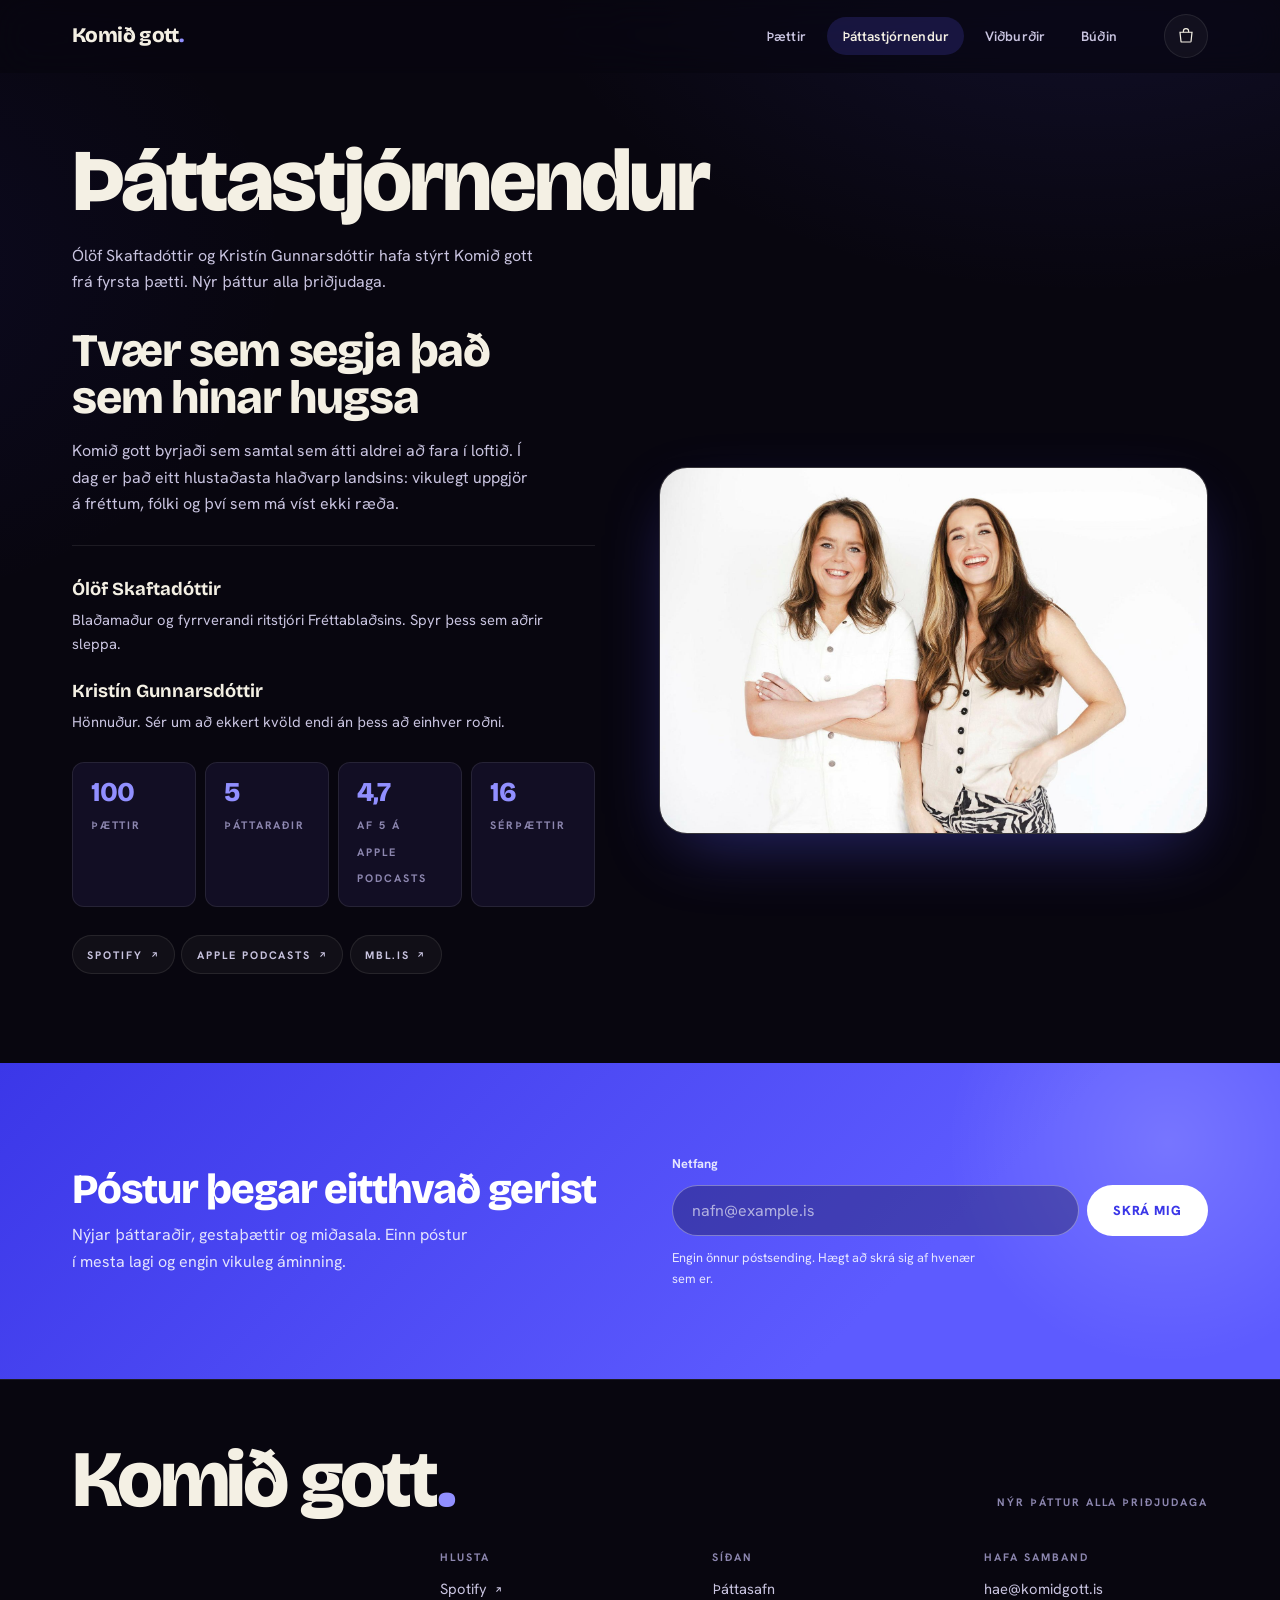
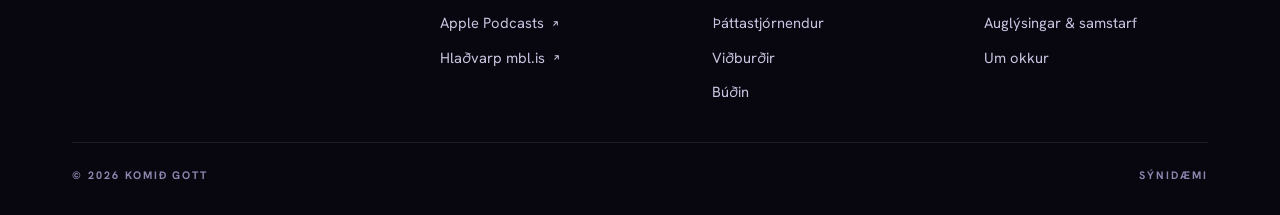
<file: um.html>
<!doctype html>
<html lang="is">
<head>
<meta charset="utf-8">
<meta name="viewport" content="width=device-width, initial-scale=1, viewport-fit=cover">
<title>Þáttastjórnendur · Komið gott</title>
<meta name="description" content="Ólöf Skaftadóttir og Kristín Gunnarsdóttir stýra hlaðvarpinu Komið gott. Nýr þáttur alla þriðjudaga.">
<meta name="theme-color" content="#08060F">

<!-- Sýnidæmi: haldið utan við leitarvélar. Fjarlægið þessa línu — og
     robots.txt — þegar síðan fer í loftið fyrir alvöru. -->
<meta name="robots" content="noindex, nofollow">

<meta property="og:type" content="website">
<meta property="og:title" content="Þáttastjórnendur · Komið gott">
<meta property="og:description" content="Ólöf Skaftadóttir og Kristín Gunnarsdóttir stýra hlaðvarpinu Komið gott.">
<meta property="og:image" content="assets/logo.jpg">
<meta property="og:locale" content="is_IS">

<link rel="icon" href="assets/logo.jpg">
<link rel="preconnect" href="https://fonts.googleapis.com">
<link rel="preconnect" href="https://fonts.gstatic.com" crossorigin>
<link href="https://fonts.googleapis.com/css2?family=Bricolage+Grotesque:opsz,wght@12..96,700;12..96,800&family=Hanken+Grotesk:wght@400;600;700;800&family=Space+Mono:wght@400;700&display=swap" rel="stylesheet">
<link rel="stylesheet" href="assets/styles.css">
</head>

<body>
<a class="skip" href="#efni">Beint í efnið</a>

<header class="nav" id="nav">
  <div class="nav__inner">
    <a class="nav__brand" href="index.html">Komið gott<i>.</i></a>
    <nav aria-label="Aðalvalmynd">
      <ul class="nav__links" id="navLinks">
        <li><a href="thaettir.html">Þættir</a></li>
        <li><a href="um.html" aria-current="page">Þáttastjórnendur</a></li>
        <li><a href="vidburdir.html">Viðburðir</a></li>
        <li><a href="budin.html">Búðin</a></li>
        <li class="nav__listen">
          <span class="micro">Hlusta annars staðar</span>
          <span>
            <a href="https://open.spotify.com/show/0MOGvOhy1255O5DG4xU5uj" target="_blank" rel="noopener">Spotify
              <svg class="i" viewBox="0 0 24 24" fill="none" stroke="currentColor" stroke-width="2.2" stroke-linecap="round" stroke-linejoin="round" aria-hidden="true"><path d="M8 16 16 8M9 8h7v7"/></svg></a>
            <a href="https://podcasts.apple.com/is/podcast/komi%C3%B0-gott/id1753137038" target="_blank" rel="noopener">Apple Podcasts
              <svg class="i" viewBox="0 0 24 24" fill="none" stroke="currentColor" stroke-width="2.2" stroke-linecap="round" stroke-linejoin="round" aria-hidden="true"><path d="M8 16 16 8M9 8h7v7"/></svg></a>
            <a href="https://www.mbl.is/hladvarp/hlusta/komid-gott/" target="_blank" rel="noopener">mbl.is
              <svg class="i" viewBox="0 0 24 24" fill="none" stroke="currentColor" stroke-width="2.2" stroke-linecap="round" stroke-linejoin="round" aria-hidden="true"><path d="M8 16 16 8M9 8h7v7"/></svg></a>
          </span>
        </li>
      </ul>
    </nav>
    <div class="nav__actions">
      <button class="iconbtn" id="cartOpen" aria-label="Opna körfu">
        <svg viewBox="0 0 24 24" fill="none" stroke="currentColor" stroke-width="1.6" aria-hidden="true"><path d="M4 7h16l-1.3 12.2a1 1 0 0 1-1 .8H6.3a1 1 0 0 1-1-.9L4 7Z"/><path d="M8.5 7V5.6a3.5 3.5 0 0 1 7 0V7"/></svg>
        <span class="iconbtn__count" id="cartCount" hidden>0</span>
      </button>
      <button class="iconbtn nav__toggle" id="navToggle" aria-expanded="false" aria-controls="navLinks" aria-label="Valmynd">
        <span class="burger"></span>
      </button>
    </div>
  </div>
</header>

<main id="efni">

<header class="phead wrap">
  <h1>Þáttastjórnendur</h1>
  <p>Ólöf Skaftadóttir og Kristín Gunnarsdóttir hafa stýrt Komið gott frá fyrsta þætti. Nýr þáttur alla þriðjudaga.</p>
</header>

<section class="band wrap about" style="padding-top:0">
  <div class="about__text">
    <h2>Tvær sem segja það sem hinar hugsa</h2>
    <p class="about__lead">
      Komið gott byrjaði sem samtal sem átti aldrei að fara í loftið. Í dag er
      það eitt hlustaðasta hlaðvarp landsins: vikulegt uppgjör á fréttum,
      fólki og því sem má víst ekki ræða.
    </p>

    <dl class="hosts">
      <div>
        <dt>Ólöf Skaftadóttir</dt>
        <dd>Blaðamaður og fyrrverandi ritstjóri Fréttablaðsins. Spyr þess sem aðrir sleppa.</dd>
      </div>
      <div>
        <dt>Kristín Gunnarsdóttir</dt>
        <dd>Hönnuður. Sér um að ekkert kvöld endi án þess að einhver roðni.</dd>
      </div>
    </dl>

    <ul class="stats">
      <li><b>100</b><span class="micro">þættir</span></li>
      <li><b>5</b><span class="micro">þáttaraðir</span></li>
      <li><b>4,7</b><span class="micro">af 5 á Apple Podcasts</span></li>
      <li><b>16</b><span class="micro">sérþættir</span></li>
    </ul>

    <ul class="platforms micro" style="margin-top:1.75rem">
      <li><a href="https://open.spotify.com/show/0MOGvOhy1255O5DG4xU5uj" target="_blank" rel="noopener">Spotify
        <svg class="i" viewBox="0 0 24 24" fill="none" stroke="currentColor" stroke-width="2.2" stroke-linecap="round" stroke-linejoin="round" aria-hidden="true"><path d="M8 16 16 8M9 8h7v7"/></svg></a></li>
      <li><a href="https://podcasts.apple.com/is/podcast/komi%C3%B0-gott/id1753137038" target="_blank" rel="noopener">Apple Podcasts
        <svg class="i" viewBox="0 0 24 24" fill="none" stroke="currentColor" stroke-width="2.2" stroke-linecap="round" stroke-linejoin="round" aria-hidden="true"><path d="M8 16 16 8M9 8h7v7"/></svg></a></li>
      <li><a href="https://www.mbl.is/hladvarp/hlusta/komid-gott/" target="_blank" rel="noopener">mbl.is
        <svg class="i" viewBox="0 0 24 24" fill="none" stroke="currentColor" stroke-width="2.2" stroke-linecap="round" stroke-linejoin="round" aria-hidden="true"><path d="M8 16 16 8M9 8h7v7"/></svg></a></li>
    </ul>
  </div>

  <figure class="about__photo">
    <img src="assets/tvaer.jpg" width="1640" height="1093" loading="lazy"
         alt="Ólöf Skaftadóttir og Kristín Gunnarsdóttir standa hlið við hlið">
  </figure>
</section>

<section class="signup" id="postlisti">
  <div class="wrap signup__inner">
    <div>
      <h2>Póstur þegar eitthvað gerist</h2>
      <p>Nýjar þáttaraðir, gestaþættir og miðasala. Einn póstur í mesta lagi og engin vikuleg áminning.</p>
    </div>
    <form class="form" id="signupForm" novalidate>
      <label for="email">Netfang</label>
      <div class="form__row">
        <input id="email" name="email" type="email" inputmode="email" placeholder="nafn@example.is"
               autocomplete="email" spellcheck="false" required aria-describedby="emailErr">
        <button class="btn" type="submit">Skrá mig</button>
      </div>
      <p class="form__err" id="emailErr" hidden>Netfangið vantar @ eða endingu. Dæmi: nafn@example.is</p>
      <p class="form__fine">Engin önnur póstsending. Hægt að skrá sig af hvenær sem er.</p>
    </form>
  </div>
</section>
</main>

<footer class="footer">
  <div class="wrap">
    <div class="footer__top">
      <p class="footer__word">Komið gott<i>.</i></p>
      <p class="micro">Nýr þáttur alla þriðjudaga</p>
    </div>

    <div class="footer__cols">
      <div>
        <h2>Hlusta</h2>
        <ul>
          <li><a href="https://open.spotify.com/show/0MOGvOhy1255O5DG4xU5uj" target="_blank" rel="noopener">Spotify <svg class="i" viewBox="0 0 24 24" fill="none" stroke="currentColor" stroke-width="2.2" stroke-linecap="round" stroke-linejoin="round" aria-hidden="true"><path d="M8 16 16 8M9 8h7v7"/></svg></a></li>
          <li><a href="https://podcasts.apple.com/is/podcast/komi%C3%B0-gott/id1753137038" target="_blank" rel="noopener">Apple Podcasts <svg class="i" viewBox="0 0 24 24" fill="none" stroke="currentColor" stroke-width="2.2" stroke-linecap="round" stroke-linejoin="round" aria-hidden="true"><path d="M8 16 16 8M9 8h7v7"/></svg></a></li>
          <li><a href="https://www.mbl.is/hladvarp/hlusta/komid-gott/" target="_blank" rel="noopener">Hlaðvarp mbl.is <svg class="i" viewBox="0 0 24 24" fill="none" stroke="currentColor" stroke-width="2.2" stroke-linecap="round" stroke-linejoin="round" aria-hidden="true"><path d="M8 16 16 8M9 8h7v7"/></svg></a></li>
        </ul>
      </div>
      <div>
        <h2>Síðan</h2>
        <ul>
          <li><a href="thaettir.html">Þáttasafn</a></li>
          <li><a href="um.html">Þáttastjórnendur</a></li>
          <li><a href="vidburdir.html">Viðburðir</a></li>
          <li><a href="budin.html">Búðin</a></li>
        </ul>
      </div>
      <div>
        <h2>Hafa samband</h2>
        <ul>
          <li><a href="mailto:hae@komidgott.is">hae@komidgott.is</a></li>
          <li><a href="mailto:auglysingar@komidgott.is">Auglýsingar &amp; samstarf</a></li>
          <li><a href="um.html">Um okkur</a></li>
        </ul>
      </div>
    </div>

    <div class="footer__base micro">
      <span>© 2026 Komið gott</span>
      <span>Sýnidæmi</span>
    </div>
  </div>
</footer>

<div class="scrim" id="scrim"></div>

<aside class="cart" id="cart" aria-label="Karfa" aria-hidden="true">
  <div class="cart__head">
    <h2>Karfan þín</h2>
    <button class="iconbtn" id="cartClose" type="button" aria-label="Loka körfu">
      <svg viewBox="0 0 24 24" fill="none" stroke="currentColor" stroke-width="1.8" stroke-linecap="round" aria-hidden="true"><path d="m6 6 12 12M18 6 6 18"/></svg>
    </button>
  </div>
  <ul class="cart__items" id="cartItems"></ul>
  <p class="cart__empty" id="cartEmpty">Karfan er tóm.<br><a href="budin.html">Kíktu í búðina</a></p>
  <div class="cart__foot">
    <div class="cart__total">
      <span class="micro">Samtals</span>
      <b id="cartTotal">0 kr.</b>
    </div>
    <button class="btn btn--block" id="checkout" type="button">Ganga frá pöntun</button>
    <p class="micro cart__fine">Sýnidæmi, engin greiðsla fer fram.</p>
  </div>
</aside>

<div class="toast" id="toast" role="status" aria-live="polite"></div>

<script src="assets/episodes.js"></script>
<script src="assets/app.js"></script>
</body>
</html>
</file>
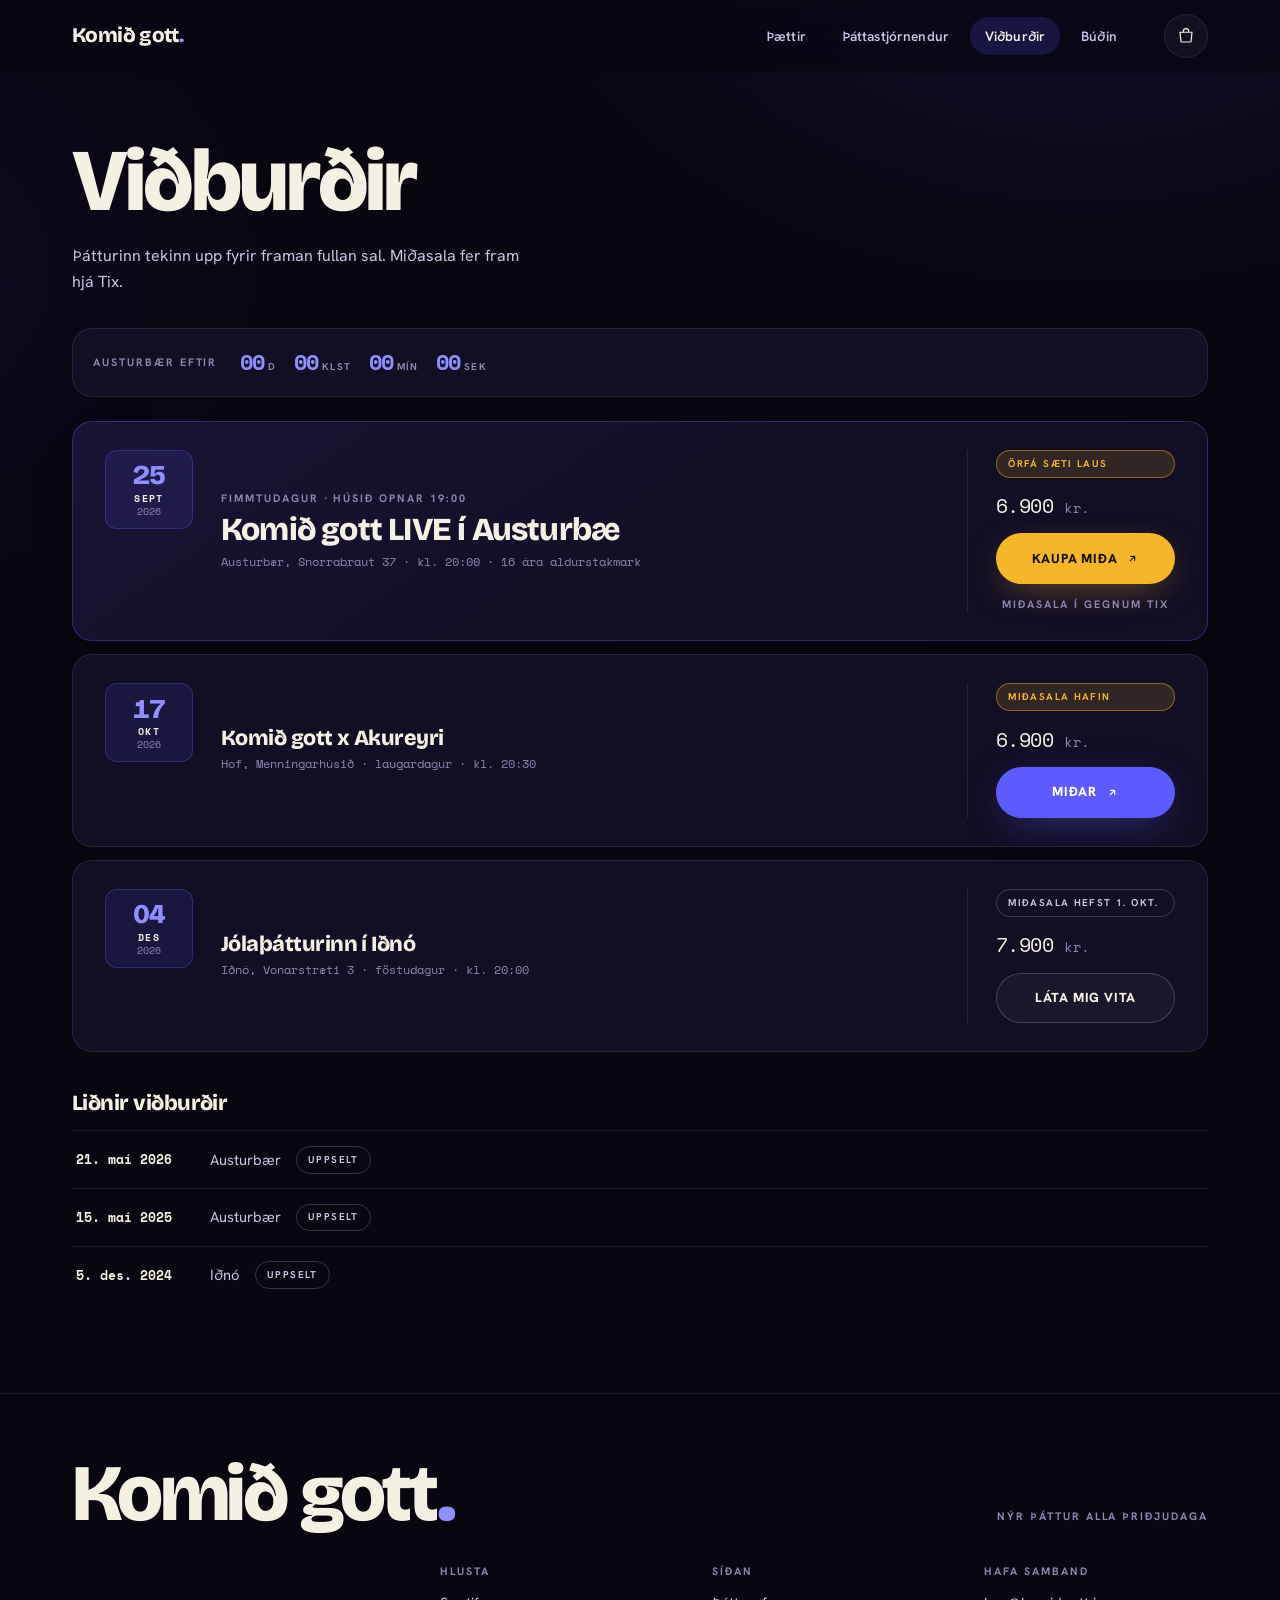
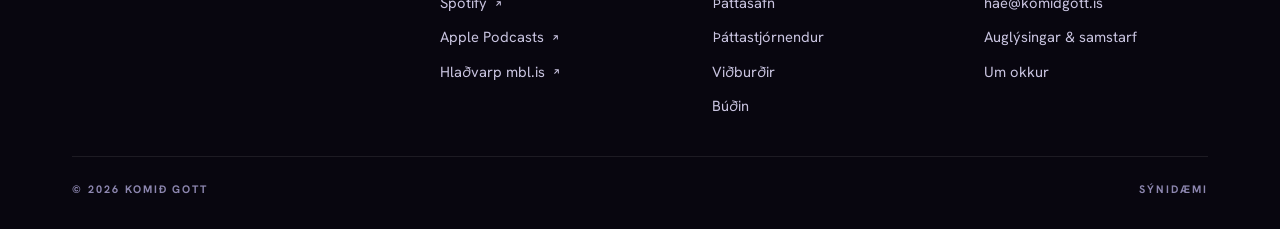
<file: vidburdir.html>
<!doctype html>
<html lang="is">
<head>
<meta charset="utf-8">
<meta name="viewport" content="width=device-width, initial-scale=1, viewport-fit=cover">
<title>Viðburðir · Komið gott</title>
<meta name="description" content="Komandi viðburðir Komið gott og tenglar á miðasölu. Næst: Austurbær 25. september 2026.">
<meta name="theme-color" content="#08060F">

<!-- Sýnidæmi: haldið utan við leitarvélar. Fjarlægið þessa línu — og
     robots.txt — þegar síðan fer í loftið fyrir alvöru. -->
<meta name="robots" content="noindex, nofollow">

<meta property="og:type" content="website">
<meta property="og:title" content="Viðburðir · Komið gott">
<meta property="og:description" content="Komandi viðburðir Komið gott og tenglar á miðasölu. Næst: Austurbær 25. september 2026.">
<meta property="og:image" content="assets/logo.jpg">
<meta property="og:locale" content="is_IS">

<link rel="icon" href="assets/logo.jpg">
<link rel="preconnect" href="https://fonts.googleapis.com">
<link rel="preconnect" href="https://fonts.gstatic.com" crossorigin>
<link href="https://fonts.googleapis.com/css2?family=Bricolage+Grotesque:opsz,wght@12..96,700;12..96,800&family=Hanken+Grotesk:wght@400;600;700;800&family=Space+Mono:wght@400;700&display=swap" rel="stylesheet">
<link rel="stylesheet" href="assets/styles.css">
</head>

<body>
<a class="skip" href="#efni">Beint í efnið</a>

<header class="nav" id="nav">
  <div class="nav__inner">
    <a class="nav__brand" href="index.html">Komið gott<i>.</i></a>
    <nav aria-label="Aðalvalmynd">
      <ul class="nav__links" id="navLinks">
        <li><a href="thaettir.html">Þættir</a></li>
        <li><a href="um.html">Þáttastjórnendur</a></li>
        <li><a href="vidburdir.html" aria-current="page">Viðburðir</a></li>
        <li><a href="budin.html">Búðin</a></li>
        <li class="nav__listen">
          <span class="micro">Hlusta annars staðar</span>
          <span>
            <a href="https://open.spotify.com/show/0MOGvOhy1255O5DG4xU5uj" target="_blank" rel="noopener">Spotify
              <svg class="i" viewBox="0 0 24 24" fill="none" stroke="currentColor" stroke-width="2.2" stroke-linecap="round" stroke-linejoin="round" aria-hidden="true"><path d="M8 16 16 8M9 8h7v7"/></svg></a>
            <a href="https://podcasts.apple.com/is/podcast/komi%C3%B0-gott/id1753137038" target="_blank" rel="noopener">Apple Podcasts
              <svg class="i" viewBox="0 0 24 24" fill="none" stroke="currentColor" stroke-width="2.2" stroke-linecap="round" stroke-linejoin="round" aria-hidden="true"><path d="M8 16 16 8M9 8h7v7"/></svg></a>
            <a href="https://www.mbl.is/hladvarp/hlusta/komid-gott/" target="_blank" rel="noopener">mbl.is
              <svg class="i" viewBox="0 0 24 24" fill="none" stroke="currentColor" stroke-width="2.2" stroke-linecap="round" stroke-linejoin="round" aria-hidden="true"><path d="M8 16 16 8M9 8h7v7"/></svg></a>
          </span>
        </li>
      </ul>
    </nav>
    <div class="nav__actions">
      <button class="iconbtn" id="cartOpen" aria-label="Opna körfu">
        <svg viewBox="0 0 24 24" fill="none" stroke="currentColor" stroke-width="1.6" aria-hidden="true"><path d="M4 7h16l-1.3 12.2a1 1 0 0 1-1 .8H6.3a1 1 0 0 1-1-.9L4 7Z"/><path d="M8.5 7V5.6a3.5 3.5 0 0 1 7 0V7"/></svg>
        <span class="iconbtn__count" id="cartCount" hidden>0</span>
      </button>
      <button class="iconbtn nav__toggle" id="navToggle" aria-expanded="false" aria-controls="navLinks" aria-label="Valmynd">
        <span class="burger"></span>
      </button>
    </div>
  </div>
</header>

<main id="efni">

<div class="paper">
  <header class="phead wrap">
    <h1>Viðburðir</h1>
    <p>Þátturinn tekinn upp fyrir framan fullan sal. Miðasala fer fram hjá Tix.</p>
  </header>

  <section class="band" style="padding-top:0">
    <div class="wrap">

      <!-- Niðurtalning að næsta viðburði. Hún stóð áður ofan á plakatinu á
           forsíðunni; þar á hlaðvarpið sjálft heima, svo hún flutti hingað. -->
      <div class="cdown">
        <span class="micro">Austurbær eftir</span>
        <span class="cdown__row" aria-label="Tími til stefnu">
          <span><b data-cd="d">00</b><i>d</i></span>
          <span><b data-cd="h">00</b><i>klst</i></span>
          <span><b data-cd="m">00</b><i>mín</i></span>
          <span><b data-cd="s">00</b><i>sek</i></span>
        </span>
      </div>

      <div class="tickets">

      <article class="ticket ticket--lead">
        <div class="ticket__date"><b>25</b><span>sept</span><i>2026</i></div>
        <div class="ticket__body">
          <p class="micro ticket__kicker">Fimmtudagur · húsið opnar 19:00</p>
          <h3>Komið gott LIVE í Austurbæ</h3>
          <p class="ticket__where">Austurbær, Snorrabraut 37 · kl. 20:00 · 16 ára aldurstakmark</p>
        </div>
        <div class="ticket__buy">
          <span class="tag tag--flag">Örfá sæti laus</span>
          <p class="ticket__price">6.900&nbsp;<i>kr.</i></p>
          <a class="btn btn--flag btn--block" href="https://tix.is" target="_blank" rel="noopener">Kaupa miða <svg class="i" viewBox="0 0 24 24" fill="none" stroke="currentColor" stroke-width="2.2" stroke-linecap="round" stroke-linejoin="round" aria-hidden="true"><path d="M8 16 16 8M9 8h7v7"/></svg></a>
          <p class="micro ticket__fine">Miðasala í gegnum Tix</p>
        </div>
      </article>

      <article class="ticket">
        <div class="ticket__date"><b>17</b><span>okt</span><i>2026</i></div>
        <div class="ticket__body">
          
          <h3>Komið gott x Akureyri</h3>
          <p class="ticket__where">Hof, Menningarhúsið · laugardagur · kl. 20:30</p>
        </div>
        <div class="ticket__buy">
          <span class="tag tag--flag">Miðasala hafin</span>
          <p class="ticket__price">6.900&nbsp;<i>kr.</i></p>
          <a class="btn  btn--block" href="https://tix.is" target="_blank" rel="noopener">Miðar <svg class="i" viewBox="0 0 24 24" fill="none" stroke="currentColor" stroke-width="2.2" stroke-linecap="round" stroke-linejoin="round" aria-hidden="true"><path d="M8 16 16 8M9 8h7v7"/></svg></a>
          
        </div>
      </article>

      <article class="ticket">
        <div class="ticket__date"><b>04</b><span>des</span><i>2026</i></div>
        <div class="ticket__body">
          
          <h3>Jólaþátturinn í Iðnó</h3>
          <p class="ticket__where">Iðnó, Vonarstræti 3 · föstudagur · kl. 20:00</p>
        </div>
        <div class="ticket__buy">
          <span class="tag ">Miðasala hefst 1. okt.</span>
          <p class="ticket__price">7.900&nbsp;<i>kr.</i></p>
          <a class="btn btn--ghost btn--block" href="um.html#postlisti">Láta mig vita</a>
          
        </div>
      </article>
      </div>

      <div class="past">
        <h2>Liðnir viðburðir</h2>
        <ul class="past__list">
          <li><b>21. maí 2026</b> Austurbær <span class="tag">Uppselt</span></li>
          <li><b>15. maí 2025</b> Austurbær <span class="tag">Uppselt</span></li>
          <li><b>5. des. 2024</b> Iðnó <span class="tag">Uppselt</span></li>
        </ul>
      </div>
    </div>
  </section>
</div>
</main>

<footer class="footer">
  <div class="wrap">
    <div class="footer__top">
      <p class="footer__word">Komið gott<i>.</i></p>
      <p class="micro">Nýr þáttur alla þriðjudaga</p>
    </div>

    <div class="footer__cols">
      <div>
        <h2>Hlusta</h2>
        <ul>
          <li><a href="https://open.spotify.com/show/0MOGvOhy1255O5DG4xU5uj" target="_blank" rel="noopener">Spotify <svg class="i" viewBox="0 0 24 24" fill="none" stroke="currentColor" stroke-width="2.2" stroke-linecap="round" stroke-linejoin="round" aria-hidden="true"><path d="M8 16 16 8M9 8h7v7"/></svg></a></li>
          <li><a href="https://podcasts.apple.com/is/podcast/komi%C3%B0-gott/id1753137038" target="_blank" rel="noopener">Apple Podcasts <svg class="i" viewBox="0 0 24 24" fill="none" stroke="currentColor" stroke-width="2.2" stroke-linecap="round" stroke-linejoin="round" aria-hidden="true"><path d="M8 16 16 8M9 8h7v7"/></svg></a></li>
          <li><a href="https://www.mbl.is/hladvarp/hlusta/komid-gott/" target="_blank" rel="noopener">Hlaðvarp mbl.is <svg class="i" viewBox="0 0 24 24" fill="none" stroke="currentColor" stroke-width="2.2" stroke-linecap="round" stroke-linejoin="round" aria-hidden="true"><path d="M8 16 16 8M9 8h7v7"/></svg></a></li>
        </ul>
      </div>
      <div>
        <h2>Síðan</h2>
        <ul>
          <li><a href="thaettir.html">Þáttasafn</a></li>
          <li><a href="um.html">Þáttastjórnendur</a></li>
          <li><a href="vidburdir.html">Viðburðir</a></li>
          <li><a href="budin.html">Búðin</a></li>
        </ul>
      </div>
      <div>
        <h2>Hafa samband</h2>
        <ul>
          <li><a href="mailto:hae@komidgott.is">hae@komidgott.is</a></li>
          <li><a href="mailto:auglysingar@komidgott.is">Auglýsingar &amp; samstarf</a></li>
          <li><a href="um.html">Um okkur</a></li>
        </ul>
      </div>
    </div>

    <div class="footer__base micro">
      <span>© 2026 Komið gott</span>
      <span>Sýnidæmi</span>
    </div>
  </div>
</footer>

<div class="scrim" id="scrim"></div>

<aside class="cart" id="cart" aria-label="Karfa" aria-hidden="true">
  <div class="cart__head">
    <h2>Karfan þín</h2>
    <button class="iconbtn" id="cartClose" type="button" aria-label="Loka körfu">
      <svg viewBox="0 0 24 24" fill="none" stroke="currentColor" stroke-width="1.8" stroke-linecap="round" aria-hidden="true"><path d="m6 6 12 12M18 6 6 18"/></svg>
    </button>
  </div>
  <ul class="cart__items" id="cartItems"></ul>
  <p class="cart__empty" id="cartEmpty">Karfan er tóm.<br><a href="budin.html">Kíktu í búðina</a></p>
  <div class="cart__foot">
    <div class="cart__total">
      <span class="micro">Samtals</span>
      <b id="cartTotal">0 kr.</b>
    </div>
    <button class="btn btn--block" id="checkout" type="button">Ganga frá pöntun</button>
    <p class="micro cart__fine">Sýnidæmi, engin greiðsla fer fram.</p>
  </div>
</aside>

<div class="toast" id="toast" role="status" aria-live="polite"></div>

<script src="assets/episodes.js"></script>
<script src="assets/app.js"></script>
</body>
</html>
</file>
<file: assets/styles.css>
/* ==========================================================================
   Komið gott
   Eitt dökkt litaheimili með rafindígó hreim — sama hönnunarmál og
   chessafterdark.is og betkastid.is: grótesk letur, stór rúnnun, pillur,
   glóandi skuggar. Rjómalitur cover-artsins er textaliturinn og höndin
   úr merkinu fylgir með.
   Farsíma-fyrst: grunnstílarnir eru símaútlitið, breiðari skjáir fá
   viðbætur í min-width fyrirspurnum neðar.
   ========================================================================== */

:root {
  color-scheme: dark;

  --bg:        #08060F;
  --bg-alt:    #0C091A;
  --surface:   #120E24;
  --surface-2: #191434;
  --line:        rgba(244, 240, 228, 0.09);
  --line-strong: rgba(244, 240, 228, 0.2);

  --ink:      #F4F0E4;
  --ink-soft: #C9C4E0;
  --muted:    #8D87B0;

  --electric:      #5D5BFF;
  --electric-2:    #918FFF;
  --electric-deep: #3B37E8;
  --flag:          #F5B62B;

  --glow:    0 10px 40px -12px rgba(93, 91, 255, 0.55);
  --glow-lg: 0 24px 70px -20px rgba(93, 91, 255, 0.45);
  --shadow:  0 16px 40px -20px rgba(0, 0, 0, 0.8);

  --display: "Bricolage Grotesque", "Arial Black", sans-serif;
  --body: "Hanken Grotesk", "Helvetica Neue", Arial, sans-serif;
  --data: "Space Mono", ui-monospace, "SF Mono", Menlo, monospace;

  --r:    20px;
  --r-sm: 12px;
  --r-lg: 28px;

  --gutter: 1.25rem;
  --max: 76rem;
  --nav-h: 4rem;
  --ease: cubic-bezier(.22, .61, .36, 1);

  accent-color: var(--electric);
  caret-color: var(--electric-2);
  scrollbar-color: var(--surface-2) var(--bg);
  scrollbar-width: thin;
}

*, *::before, *::after { box-sizing: border-box; }

html {
  -webkit-text-size-adjust: 100%;
  scroll-behavior: smooth;
  scroll-padding-top: calc(var(--nav-h) + 1rem);
}

body {
  margin: 0;
  background: var(--bg);
  /* Daufir litapollar í bakgrunninum — allur vefurinn stendur í sama ljósi */
  background-image:
    radial-gradient(60rem 40rem at 85% -10%, rgba(93, 91, 255, 0.13), transparent 60%),
    radial-gradient(50rem 36rem at -15% 30%, rgba(59, 55, 232, 0.09), transparent 60%);
  background-attachment: fixed;
  color: var(--ink);
  font-family: var(--body);
  font-size: 1rem;
  line-height: 1.65;
  font-synthesis-weight: none;
  -webkit-font-smoothing: antialiased;
  overflow-x: hidden;
  touch-action: manipulation;
  -webkit-tap-highlight-color: rgba(145, 143, 255, 0.25);
}

img, svg { display: block; max-width: 100%; }
a { color: inherit; text-underline-offset: 0.22em; text-decoration-thickness: 1px; }
button { font: inherit; color: inherit; }

:focus-visible {
  outline: 2px solid var(--electric-2);
  outline-offset: 3px;
  border-radius: 6px;
}

::selection { background: var(--electric); color: #fff; }

.vh {
  position: absolute; width: 1px; height: 1px;
  padding: 0; margin: -1px; overflow: hidden;
  clip-path: inset(50%); white-space: nowrap;
}

.skip {
  position: absolute; left: 50%; top: 0.5rem; z-index: 200;
  transform: translate(-50%, -250%);
  padding: 0.7rem 1.2rem;
  background: var(--ink); color: var(--bg);
  border-radius: 999px;
  font-size: 0.85rem; font-weight: 700; text-decoration: none;
  transition: transform 0.2s var(--ease);
}
.skip:focus { transform: translate(-50%, 0); }

/* --------------------------------------------------------------------------
   Letur
   -------------------------------------------------------------------------- */

h1, h2, h3 {
  font-family: var(--display);
  font-weight: 800;
  line-height: 1.02;
  letter-spacing: -0.025em;
  text-wrap: balance;
  margin: 0;
}

p, ul, ol, dl, dd, figure { margin: 0; padding: 0; }
li { list-style: none; }

/* Smáletur með gleiðu stafabili — merkimiðar og yfirlínur */
.micro {
  font-size: 0.68rem;
  font-weight: 700;
  letter-spacing: 0.18em;
  text-transform: uppercase;
  line-height: 1.5;
  color: var(--muted);
}

.data {
  font-family: var(--data);
  font-variant-numeric: tabular-nums;
  letter-spacing: -0.03em;
}

.tlink {
  display: inline-flex;
  align-items: center;
  gap: 0.45rem;
  text-decoration: none;
  font-size: 0.85rem;
  font-weight: 700;
  letter-spacing: 0.06em;
  text-transform: uppercase;
  color: var(--electric-2);
  transition: color 0.2s var(--ease), gap 0.25s var(--ease);
}
.tlink:hover { color: var(--ink); gap: 0.7rem; }
.tlink .i { width: 14px; height: 14px; }

/* --------------------------------------------------------------------------
   Umgjörð
   -------------------------------------------------------------------------- */

.wrap {
  width: 100%;
  max-width: var(--max);
  margin-inline: auto;
  padding-inline: var(--gutter);
}

.band { padding-block: 3.5rem; }
/* Áður rjómaopna — nú blæbrigði af sama dökka heiminum */
.paper { background: transparent; }

.shead {
  display: flex;
  flex-wrap: wrap;
  align-items: baseline;
  justify-content: space-between;
  gap: 0.75rem 2rem;
  margin-bottom: 2rem;
}
.shead h2 { font-size: clamp(1.9rem, 8vw, 2.9rem); }
.shead .micro { color: var(--muted); }

/* Haus undirsíðu */
.phead { padding-block: 2.75rem 2rem; }
.phead h1 {
  font-size: clamp(2.6rem, 13vw, 5.5rem);
  letter-spacing: -0.035em;
}
.phead p { margin-top: 1rem; max-width: 52ch; color: var(--ink-soft); }

/* --------------------------------------------------------------------------
   Höndin — vektor rakinn úr merkinu
   -------------------------------------------------------------------------- */

.hand { color: var(--ink); flex: none; }
.hand svg { width: 100%; height: auto; }

/* --------------------------------------------------------------------------
   Hnappar, pillur og merkimiðar
   -------------------------------------------------------------------------- */

.btn {
  --bg-b: var(--electric);
  --fg-b: #fff;
  display: inline-flex;
  align-items: center;
  justify-content: center;
  gap: 0.55rem;
  min-height: 3rem;
  padding: 0.85rem 1.6rem;
  background: var(--bg-b);
  color: var(--fg-b);
  border: 1px solid transparent;
  border-radius: 999px;
  font-size: 0.82rem;
  font-weight: 800;
  letter-spacing: 0.06em;
  text-transform: uppercase;
  text-decoration: none;
  white-space: nowrap;
  cursor: pointer;
  box-shadow: var(--glow);
  transition: background-color 0.2s var(--ease), border-color 0.2s var(--ease),
              color 0.2s var(--ease), transform 0.2s var(--ease), box-shadow 0.2s var(--ease);
}
.btn:hover { --bg-b: var(--electric-2); transform: translateY(-2px); box-shadow: var(--glow-lg); }
.btn:active { transform: none; }
.btn .i { width: 13px; height: 13px; }

.btn--ghost {
  --bg-b: rgba(244, 240, 228, 0.04);
  --fg-b: var(--ink);
  border-color: var(--line-strong);
  box-shadow: none;
}
.btn--ghost:hover { --bg-b: var(--ink); --fg-b: var(--bg); border-color: var(--ink); box-shadow: none; }

.btn--flag { --bg-b: var(--flag); --fg-b: #17130A; box-shadow: 0 10px 36px -12px rgba(245, 182, 43, 0.5); }
.btn--flag:hover { --bg-b: #FFC94E; box-shadow: 0 16px 44px -14px rgba(245, 182, 43, 0.6); }

.btn--block { width: 100%; }
.btn--sm { min-height: 2.5rem; padding: 0.55rem 1.1rem; font-size: 0.74rem; }
.btn[aria-disabled="true"] { opacity: 0.4; pointer-events: none; }

.tag {
  display: inline-flex;
  align-items: center;
  gap: 0.35rem;
  padding: 0.3rem 0.7rem;
  border: 1px solid var(--line-strong);
  border-radius: 999px;
  font-size: 0.62rem;
  font-weight: 700;
  letter-spacing: 0.14em;
  text-transform: uppercase;
  white-space: nowrap;
  color: var(--ink-soft);
}
.tag--flag { background: rgba(245, 182, 43, 0.14); border-color: rgba(245, 182, 43, 0.45); color: var(--flag); }

.iconbtn {
  position: relative;
  width: 2.75rem; height: 2.75rem;
  display: grid;
  place-items: center;
  background: rgba(244, 240, 228, 0.04);
  border: 1px solid var(--line);
  border-radius: 999px;
  cursor: pointer;
  padding: 0;
  transition: border-color 0.2s var(--ease), background-color 0.2s var(--ease);
}
.iconbtn:hover { border-color: var(--line-strong); background: rgba(244, 240, 228, 0.08); }
.iconbtn svg { width: 18px; height: 18px; }

.iconbtn__count {
  position: absolute;
  top: -5px; right: -5px;
  min-width: 1.15rem; height: 1.15rem;
  display: grid; place-items: center;
  padding-inline: 0.25rem;
  background: var(--electric);
  border-radius: 999px;
  font-family: var(--data);
  font-size: 0.62rem;
  color: #fff;
  box-shadow: var(--glow);
}
.iconbtn__count[hidden] { display: none; }

.burger, .burger::before, .burger::after {
  display: block;
  width: 15px; height: 1.5px;
  background: currentColor;
  border-radius: 2px;
  transition: transform 0.25s var(--ease), opacity 0.2s var(--ease);
}
.burger { position: relative; }
.burger::before { content: ""; position: absolute; top: -4.5px; }
.burger::after  { content: ""; position: absolute; top: 4.5px; }
.nav__toggle[aria-expanded="true"] .burger { background: transparent; }
.nav__toggle[aria-expanded="true"] .burger::before { transform: translateY(4.5px) rotate(45deg); }
.nav__toggle[aria-expanded="true"] .burger::after  { transform: translateY(-4.5px) rotate(-45deg); }

/* --------------------------------------------------------------------------
   Haus
   -------------------------------------------------------------------------- */

.nav {
  position: sticky;
  top: 0;
  z-index: 60;
  background: rgba(8, 6, 15, 0.7);
  backdrop-filter: blur(18px) saturate(150%);
  border-bottom: 1px solid transparent;
  transition: border-color 0.3s var(--ease);
}
.nav[data-stuck="true"] { border-bottom-color: var(--line); }

.nav__inner {
  width: 100%;
  max-width: var(--max);
  margin-inline: auto;
  padding-inline: var(--gutter);
  height: var(--nav-h);
  display: flex;
  align-items: center;
  gap: 0.5rem;
}

.nav__brand {
  font-family: var(--display);
  font-weight: 800;
  font-size: 1.2rem;
  letter-spacing: -0.03em;
  text-decoration: none;
  margin-right: auto;
  white-space: nowrap;
}
.nav__brand i { font-style: normal; color: var(--electric-2); }

.nav__links {
  position: fixed;
  inset: var(--nav-h) 0 auto 0;
  display: grid;
  padding: 0.5rem var(--gutter) 1.5rem;
  background: rgba(8, 6, 15, 0.97);
  backdrop-filter: blur(18px);
  border-bottom: 1px solid var(--line);
  transform: translateY(-120%);
  visibility: hidden;
  transition: transform 0.35s var(--ease), visibility 0.35s;
}
.nav__links[data-open="true"] { transform: none; visibility: visible; }

.nav__links a {
  display: flex;
  align-items: center;
  justify-content: space-between;
  padding-block: 0.95rem;
  border-bottom: 1px solid var(--line);
  font-family: var(--display);
  font-size: 1.4rem;
  font-weight: 700;
  letter-spacing: -0.02em;
  text-decoration: none;
  transition: color 0.2s var(--ease);
}
.nav__links a:hover { color: var(--electric-2); }
.nav__links a[aria-current="page"] { color: var(--electric-2); }

.nav__actions { display: flex; align-items: center; gap: 0.4rem; }

/* Veiturnar fá sinn eigin reit í símavalmyndinni */
.nav__listen { display: grid; gap: 0.7rem; padding-top: 1.2rem; }
.nav__listen .micro { color: var(--muted); }
.nav__listen span:last-child { display: flex; flex-wrap: wrap; gap: 0.4rem; }
.nav__links .nav__listen a {
  display: inline-flex;
  align-items: center;
  gap: 0.35rem;
  min-height: 2.4rem;
  padding: 0.5rem 0.9rem;
  background: rgba(244, 240, 228, 0.04);
  border: 1px solid var(--line);
  border-radius: 999px;
  font-family: var(--body);
  font-size: 0.8rem;
  font-weight: 600;
  letter-spacing: 0;
  color: var(--ink-soft);
}
.nav__links .nav__listen a:hover { color: var(--ink); border-color: var(--line-strong); }
.nav__listen .i { width: 11px; height: 11px; }

/* --------------------------------------------------------------------------
   Hetjan — yfirlýsing, spilun og þær tvær
   -------------------------------------------------------------------------- */

.hero {
  position: relative;
  overflow: hidden;
  padding-block: 2.5rem 3rem;
}

/* Glóandi blettur á bak við efnið */
.hero::before {
  content: "";
  position: absolute;
  top: -12rem; right: -10rem;
  width: 42rem; height: 42rem;
  background: radial-gradient(circle, rgba(93, 91, 255, 0.28), transparent 65%);
  filter: blur(20px);
  pointer-events: none;
}

.hero__inner {
  position: relative;
  width: 100%;
  max-width: var(--max);
  margin-inline: auto;
  padding-inline: var(--gutter);
  display: grid;
  gap: 2.25rem;
}

/* Heitið og höndin saman, eins og á cover-artinu: textinn vinstra megin
   og höndin bendir upp á hann neðan frá hægri */
.hero__mark { display: flex; align-items: flex-end; margin-bottom: 1.1rem; }

.hero__word {
  flex: 0 1 auto;
  min-width: 0;
  font-size: clamp(3.2rem, 15vw, 7.5rem);
  letter-spacing: -0.04em;
  line-height: 0.95;
}
.hero__word i { font-style: normal; color: var(--electric-2); }

/* Heitið rís upp úr eigin ramma við komu — eina samda hreyfingin */
.hero__line { display: block; overflow: hidden; padding-bottom: 0.04em; }
.hero__line > span { display: block; transform: translateY(105%); animation: raise 1.05s var(--ease) forwards; }
.hero__line:nth-child(2) > span { animation-delay: 0.1s; }
@keyframes raise { to { transform: none; } }

.hero__lead {
  max-width: 46ch;
  font-size: 1.05rem;
  line-height: 1.6;
  color: var(--ink-soft);
  margin-bottom: 1.6rem;
}

.hero__cta { display: flex; flex-wrap: wrap; gap: 0.6rem; margin-bottom: 1.75rem; }

/* „Hlustaðu & fylgdu“ — veitupillur beint í hetjunni */
.hero__plats { display: grid; gap: 0.6rem; }
.hero__plats .micro { color: var(--muted); }
.hero__plats ul { display: flex; flex-wrap: wrap; gap: 0.45rem; }
.hero__plats a {
  display: inline-flex;
  align-items: center;
  gap: 0.45rem;
  min-height: 2.6rem;
  padding: 0.55rem 1rem;
  background: rgba(244, 240, 228, 0.05);
  border: 1px solid var(--line);
  border-radius: 999px;
  text-decoration: none;
  font-size: 0.85rem;
  font-weight: 700;
  color: var(--ink-soft);
  transition: color 0.2s var(--ease), border-color 0.2s var(--ease), background-color 0.2s var(--ease), transform 0.2s var(--ease);
}
.hero__plats a:hover {
  color: var(--ink);
  border-color: rgba(93, 91, 255, 0.6);
  background: rgba(93, 91, 255, 0.12);
  transform: translateY(-2px);
}
.hero__plats .i { width: 15px; height: 15px; }

/* Myndin af þeim tveimur — rúnnuð með glóð, höndin bendir á þær */
.hero__cast {
  position: relative;
  border-radius: var(--r-lg);
  overflow: hidden;
  border: 1px solid var(--line-strong);
  box-shadow: var(--glow-lg), var(--shadow);
}
.hero__cast img {
  width: 100%;
  height: auto;
  aspect-ratio: 16 / 10;
  max-height: 30svh;
  object-fit: cover;
  object-position: 50% 22%;
}
.hero__cast figcaption {
  position: absolute;
  left: 0; right: 0; bottom: 0;
  padding: 3rem 1.1rem 0.9rem;
  background: linear-gradient(transparent, rgba(8, 6, 15, 0.9));
  color: var(--ink-soft);
}

/* Sama halla og stærðarhlutfall og í merkinu sjálfu */
.hero__hand {
  width: clamp(52px, 14vw, 110px);
  margin-left: 0.5rem;
  margin-bottom: 0.35rem;
  transform: rotate(6deg);
  filter: drop-shadow(0 12px 24px rgba(0, 0, 0, 0.55));
}

/* Lítil pilla með þáttanúmeri — hlekkur á nýjasta þáttinn */
.chip {
  display: inline-flex;
  align-items: center;
  gap: 0.45rem;
  min-height: 2.1rem;
  padding: 0.3rem 0.8rem;
  background: rgba(244, 240, 228, 0.05);
  border: 1px solid var(--line);
  border-radius: 999px;
  font-family: var(--data);
  font-size: 0.72rem;
  color: var(--ink-soft);
  white-space: nowrap;
}

/* --------------------------------------------------------------------------
   Hlaupandi borði — „nýr þáttur alla þriðjudaga“
   -------------------------------------------------------------------------- */

.marquee {
  overflow: hidden;
  border-block: 1px solid var(--line);
  background: rgba(93, 91, 255, 0.06);
  padding-block: 0.8rem;
  user-select: none;
}
.marquee__track {
  display: flex;
  gap: 2.5rem;
  width: max-content;
  animation: marquee 28s linear infinite;
}
.marquee span {
  display: inline-flex;
  align-items: center;
  gap: 2.5rem;
  font-family: var(--display);
  font-size: 0.95rem;
  font-weight: 700;
  letter-spacing: 0.12em;
  text-transform: uppercase;
  white-space: nowrap;
  color: var(--ink-soft);
}
.marquee b { color: var(--electric-2); font-weight: 700; }
@keyframes marquee { to { transform: translateX(-50%); } }

/* --------------------------------------------------------------------------
   Nýjasti þátturinn — eitt stórt spjald
   -------------------------------------------------------------------------- */

.feat {
  position: relative;
  display: grid;
  gap: 1.5rem;
  padding: 1.5rem;
  background: linear-gradient(145deg, var(--surface-2), var(--surface) 55%);
  border: 1px solid rgba(93, 91, 255, 0.28);
  border-radius: var(--r-lg);
  box-shadow: var(--shadow);
  overflow: hidden;
}
.feat::before {
  content: "";
  position: absolute;
  top: -8rem; left: -6rem;
  width: 26rem; height: 26rem;
  background: radial-gradient(circle, rgba(93, 91, 255, 0.22), transparent 65%);
  pointer-events: none;
}

.feat__art {
  position: relative;
  width: min(14rem, 60%);
  aspect-ratio: 1;
  padding: 0;
  border: 1px solid var(--line-strong);
  border-radius: var(--r);
  overflow: hidden;
  cursor: pointer;
  background: var(--bg);
  box-shadow: var(--shadow);
  transition: transform 0.25s var(--ease), box-shadow 0.25s var(--ease);
}
.feat__art:hover { transform: scale(1.02); box-shadow: var(--glow-lg); }
.feat__art img { width: 100%; height: 100%; object-fit: cover; }
.feat__cue {
  position: absolute;
  inset: 0;
  display: grid;
  place-items: center;
  background: rgba(8, 6, 15, 0.5);
  color: var(--ink);
  opacity: 0;
  transition: opacity 0.2s var(--ease);
}
.feat__art:hover .feat__cue,
.feat__art:focus-visible .feat__cue,
.feat[data-current="true"] .feat__cue { opacity: 1; }
.feat__cue .i { width: 26px; height: 26px; }
/* Hlustunarstaðan á spjaldinu */
.feat__art::after {
  content: "";
  position: absolute;
  left: 0; bottom: 0;
  height: 3px;
  width: var(--heard, 0%);
  background: var(--electric-2);
}

.feat__body { position: relative; min-width: 0; }
.feat__meta { display: flex; flex-wrap: wrap; align-items: center; gap: 0.5rem 0.75rem; margin-bottom: 0.9rem; }
.feat__title {
  font-size: clamp(1.5rem, 6vw, 2.3rem);
  line-height: 1.1;
  margin-bottom: 0.8rem;
}
.feat__desc {
  color: var(--ink-soft);
  max-width: 58ch;
  margin-bottom: 1.4rem;
  display: -webkit-box;
  -webkit-line-clamp: 3;
  line-clamp: 3;
  -webkit-box-orient: vertical;
  overflow: hidden;
}
.feat__act { display: flex; flex-wrap: wrap; align-items: center; gap: 0.6rem; }

/* --------------------------------------------------------------------------
   Þáttalistinn — spjöld í röð
   -------------------------------------------------------------------------- */

.filters { display: flex; flex-wrap: wrap; gap: 0.45rem; }

/* Flokkapillurnar efst í safninu: hreinn texti í pillu, valda pillan
   lýsist upp — sama mál og valmyndin */
.chip[data-season] {
  min-height: 2.7rem;
  padding: 0.55rem 1.2rem;
  font-family: var(--body);
  font-size: 0.88rem;
  font-weight: 600;
  letter-spacing: 0;
  color: var(--ink-soft);
  cursor: pointer;
  transition: color 0.2s var(--ease), border-color 0.2s var(--ease),
              background-color 0.2s var(--ease), box-shadow 0.2s var(--ease);
}
.chip[data-season]:hover { color: var(--ink); border-color: var(--line-strong); background: rgba(244, 240, 228, 0.08); }
.chip[aria-pressed="true"] {
  background: var(--electric);
  border-color: var(--electric);
  color: #fff;
  box-shadow: var(--glow);
}
.chip[aria-pressed="true"]:hover { color: #fff; border-color: var(--electric); background: var(--electric-2); }

/* Tónjafnari — sést aðeins á þætti í spilun */
.eq { display: none; align-items: flex-end; gap: 2px; height: 10px; }
[data-playing="true"] .eq, .dock[data-playing="true"] .eq { display: inline-flex; }
.eq i {
  display: block;
  width: 2px;
  border-radius: 2px;
  background: var(--electric-2);
  animation: eq 0.9s var(--ease) infinite alternate;
}
.eq i:nth-child(1) { height: 40%; animation-delay: -0.5s; }
.eq i:nth-child(2) { height: 90%; animation-delay: -0.2s; }
.eq i:nth-child(3) { height: 60%; animation-delay: -0.8s; }
.eq i:nth-child(4) { height: 30%; animation-delay: -0.35s; }
@keyframes eq { from { height: 15%; } to { height: 100%; } }

.eps { display: grid; gap: 0.75rem; }

/* Skil milli þáttaraða þegar allt safnið er undir */
.epgroup {
  display: flex;
  flex-wrap: wrap;
  align-items: baseline;
  gap: 0.4rem 0.9rem;
  padding: 2rem 0.25rem 0.5rem;
}
.eps > .epgroup:first-child { padding-top: 0.25rem; }
.epgroup b {
  font-family: var(--display);
  font-size: 1.45rem;
  font-weight: 800;
  letter-spacing: -0.02em;
}

.ep {
  position: relative;
  display: grid;
  grid-template-columns: 3.5rem minmax(0, 1fr) auto;
  align-items: start;
  gap: 0 0.9rem;
  padding: 1rem;
  background: var(--surface);
  border: 1px solid var(--line);
  border-radius: var(--r);
  transition: border-color 0.25s var(--ease), background-color 0.25s var(--ease), transform 0.25s var(--ease), box-shadow 0.25s var(--ease);
}
.ep:hover {
  border-color: rgba(93, 91, 255, 0.4);
  background: var(--surface-2);
  transform: translateY(-2px);
  box-shadow: var(--shadow);
}
.ep[data-current="true"] { border-color: rgba(93, 91, 255, 0.55); }

/* Cover-artið er um leið spilunarhnappurinn */
.ep__art {
  position: relative;
  grid-column: 1;
  grid-row: 1 / span 2;
  width: 3.5rem; height: 3.5rem;
  padding: 0;
  background: var(--bg);
  border: 1px solid var(--line);
  border-radius: var(--r-sm);
  overflow: hidden;
  cursor: pointer;
  transition: border-color 0.2s var(--ease), transform 0.2s var(--ease);
}
.ep__art img { width: 100%; height: 100%; object-fit: cover; }
.ep__art:hover { transform: scale(1.05); border-color: var(--line-strong); }

.ep__cue {
  position: absolute;
  inset: 0;
  display: grid;
  place-items: center;
  background: rgba(8, 6, 15, 0.6);
  color: var(--ink);
  opacity: 0;
  transition: opacity 0.2s var(--ease);
}
.ep__art:hover .ep__cue,
.ep__art:focus-visible .ep__cue,
.ep[data-current="true"] .ep__cue { opacity: 1; }
.ep__cue .i { width: 14px; height: 14px; }

/* Hlustunarstaðan, mæld af spilaranum */
.ep__art::after {
  content: "";
  position: absolute;
  left: 0; bottom: 0;
  height: 2px;
  width: var(--heard, 0%);
  background: var(--electric-2);
}

.ep__body { grid-column: 2; grid-row: 1; }

.ep__no {
  display: flex;
  align-items: center;
  gap: 0.55rem;
  font-family: var(--data);
  font-size: 0.68rem;
  color: var(--electric-2);
  margin-bottom: 0.3rem;
}
.ep__kind {
  padding: 0.12rem 0.5rem;
  background: rgba(245, 182, 43, 0.13);
  border: 1px solid rgba(245, 182, 43, 0.4);
  border-radius: 999px;
  font-size: 0.56rem;
  letter-spacing: 0.1em;
  text-transform: uppercase;
  color: var(--flag);
}

.ep__title {
  font-family: var(--display);
  font-size: 1.02rem;
  font-weight: 700;
  line-height: 1.3;
  letter-spacing: -0.01em;
  transition: color 0.2s var(--ease);
  display: -webkit-box;
  -webkit-line-clamp: 3;
  line-clamp: 3;
  -webkit-box-orient: vertical;
  overflow: hidden;
}
.ep:hover .ep__title,
.ep[data-current="true"] .ep__title { color: var(--electric-2); }

.ep__desc {
  font-size: 0.88rem;
  line-height: 1.55;
  color: var(--ink-soft);
  max-width: 62ch;
  margin-top: 0.35rem;
  display: -webkit-box;
  -webkit-line-clamp: 2;
  line-clamp: 2;
  -webkit-box-orient: vertical;
  overflow: hidden;
}
.ep__guest { display: inline-flex; align-items: center; gap: 0.4rem; margin-top: 0.5rem; color: var(--flag); }
.ep__guest .i { width: 13px; height: 13px; }

.ep__meta {
  grid-column: 2;
  grid-row: 2;
  display: flex;
  flex-wrap: wrap;
  gap: 0.35rem 0.9rem;
  margin-top: 0.55rem;
  font-size: 0.7rem;
  color: var(--muted);
}
.ep__heard { color: var(--electric-2); }

.ep__go {
  grid-column: 3;
  grid-row: 1 / span 2;
  align-self: center;
  display: flex;
  align-items: center;
  gap: 0.35rem;
}

.ep__play, .ep__ext {
  display: grid;
  place-items: center;
  width: 2.6rem; height: 2.6rem;
  flex: none;
  background: rgba(244, 240, 228, 0.05);
  border: 1px solid var(--line);
  border-radius: 999px;
  color: inherit;
  cursor: pointer;
  text-decoration: none;
  transition: background-color 0.2s var(--ease), border-color 0.2s var(--ease), color 0.2s var(--ease), box-shadow 0.2s var(--ease);
}
.ep__play:hover { background: var(--electric); border-color: var(--electric); color: #fff; box-shadow: var(--glow); }
.ep__ext { display: none; }
.ep__ext:hover { border-color: var(--line-strong); color: var(--ink); }
.ep__play .i, .ep__ext .i { width: 12px; height: 12px; }
.ep[data-playing="true"] .ep__play { background: var(--electric-2); border-color: var(--electric-2); color: var(--bg); }

.eps__more { display: flex; justify-content: center; margin-top: 2.25rem; }
.eps__empty { padding: 3rem 1rem; color: var(--muted); background: var(--surface); border: 1px dashed var(--line-strong); border-radius: var(--r); text-align: center; }

.epcount { margin-top: 1.25rem; }

/* Sía og leit í haus safnsins */
.shead--tools { align-items: center; }

.epsearch { position: relative; flex: 1 1 13rem; min-width: 0; max-width: 22rem; }
.epsearch input {
  width: 100%;
  min-height: 2.5rem;
  padding: 0.5rem 1rem 0.5rem 2.3rem;
  background: var(--surface);
  border: 1px solid var(--line);
  border-radius: 999px;
  color: var(--ink);
  font-family: var(--body);
  font-size: 0.88rem;
}
.epsearch input::placeholder { color: var(--muted); }
.epsearch input:hover { border-color: var(--line-strong); }
.epsearch svg {
  position: absolute;
  left: 0.85rem; top: 50%;
  width: 14px; height: 14px;
  transform: translateY(-50%);
  color: var(--muted);
  pointer-events: none;
}
.epsearch input::-webkit-search-cancel-button { filter: invert(1); opacity: 0.5; }

/* --------------------------------------------------------------------------
   Hlustunarveitur — spjöld
   -------------------------------------------------------------------------- */

.plats { display: grid; gap: 0.85rem; }

.plat {
  position: relative;
  display: flex;
  flex-direction: column;
  gap: 0.45rem;
  padding: 1.5rem;
  background: var(--surface);
  border: 1px solid var(--line);
  border-radius: var(--r);
  text-decoration: none;
  overflow: hidden;
  transition: border-color 0.2s var(--ease), transform 0.2s var(--ease), box-shadow 0.2s var(--ease), background-color 0.2s var(--ease);
}
.plat:hover {
  border-color: rgba(93, 91, 255, 0.45);
  background: var(--surface-2);
  transform: translateY(-3px);
  box-shadow: var(--shadow);
}

.plat__logo {
  display: grid;
  place-items: center;
  width: 2.8rem; height: 2.8rem;
  margin-bottom: 0.6rem;
  background: rgba(93, 91, 255, 0.15);
  border: 1px solid rgba(93, 91, 255, 0.35);
  color: var(--electric-2);
  border-radius: 999px;
  transition: background-color 0.2s var(--ease), color 0.2s var(--ease);
}
.plat__logo svg { width: 18px; height: 18px; }
.plat:hover .plat__logo { background: var(--electric); border-color: var(--electric); color: #fff; }

.plat h3 { font-size: 1.25rem; font-weight: 700; }
.plat p { font-size: 0.9rem; line-height: 1.5; color: var(--ink-soft); }
.plat__go {
  display: inline-flex;
  align-items: center;
  gap: 0.4rem;
  margin-top: 0.65rem;
  font-size: 0.72rem;
  font-weight: 800;
  letter-spacing: 0.12em;
  text-transform: uppercase;
  color: var(--electric-2);
}
.plat__go .i { width: 12px; height: 12px; transition: transform 0.25s var(--ease); }
.plat:hover .plat__go .i { transform: translate(2px, -2px); }

/* --------------------------------------------------------------------------
   Þáttastjórnendur á forsíðu
   -------------------------------------------------------------------------- */

.duo { display: grid; gap: 0.85rem; }
.duo > div {
  padding: 1.5rem;
  background: var(--surface);
  border: 1px solid var(--line);
  border-radius: var(--r);
}
.duo h3 { font-size: 1.35rem; font-weight: 700; margin-bottom: 0.4rem; }
.duo p { color: var(--ink-soft); max-width: 44ch; font-size: 0.92rem; }

/* --------------------------------------------------------------------------
   Viðburðir
   -------------------------------------------------------------------------- */

.cdown {
  display: flex;
  flex-wrap: wrap;
  align-items: center;
  gap: 0.6rem 1.4rem;
  margin-bottom: 1.5rem;
  padding: 1rem 1.25rem;
  background: var(--surface);
  border: 1px solid var(--line);
  border-radius: var(--r);
}
.cdown__row { display: flex; gap: 1.1rem; }
.cdown__row > span { display: flex; align-items: baseline; gap: 0.25rem; }
.cdown__row b {
  font-family: var(--data);
  font-variant-numeric: tabular-nums;
  font-size: 1.35rem;
  font-weight: 700;
  letter-spacing: -0.04em;
  color: var(--electric-2);
}
.cdown__row i {
  font-style: normal;
  font-size: 0.62rem;
  font-weight: 700;
  letter-spacing: 0.12em;
  text-transform: uppercase;
  color: var(--muted);
}

.tickets { display: grid; gap: 0.85rem; }

.ticket {
  display: grid;
  grid-template-columns: 4.5rem minmax(0, 1fr);
  gap: 0 1.1rem;
  padding: 1.5rem;
  background: var(--surface);
  border: 1px solid var(--line);
  border-radius: var(--r);
  transition: border-color 0.2s var(--ease), box-shadow 0.2s var(--ease);
}
.ticket:hover { border-color: var(--line-strong); box-shadow: var(--shadow); }

.ticket__date {
  font-family: var(--data);
  font-variant-numeric: tabular-nums;
  text-align: center;
  line-height: 1;
  padding: 0.7rem 0.5rem;
  background: rgba(93, 91, 255, 0.12);
  border: 1px solid rgba(93, 91, 255, 0.3);
  border-radius: var(--r-sm);
  align-self: start;
}
.ticket__date b {
  display: block;
  font-family: var(--display);
  font-size: 1.7rem;
  font-weight: 800;
  letter-spacing: -0.03em;
  color: var(--electric-2);
}
.ticket__date span { display: block; margin-top: 0.25rem; font-size: 0.62rem; font-weight: 700; letter-spacing: 0.14em; text-transform: uppercase; }
.ticket__date i { display: block; margin-top: 0.2rem; font-style: normal; font-size: 0.62rem; color: var(--muted); }

.ticket__kicker { margin-bottom: 0.5rem; }
.ticket__body h3 { font-size: 1.35rem; font-weight: 800; margin-bottom: 0.35rem; }
.ticket__where { font-family: var(--data); font-size: 0.75rem; color: var(--muted); }
.ticket__note { margin-top: 0.75rem; font-size: 0.92rem; color: var(--ink-soft); max-width: 48ch; }

.ticket__buy {
  grid-column: 1 / -1;
  display: flex;
  flex-wrap: wrap;
  align-items: center;
  gap: 0.7rem;
  margin-top: 1.2rem;
  padding-top: 1.2rem;
  border-top: 1px solid var(--line);
}
.ticket__price { font-family: var(--data); font-variant-numeric: tabular-nums; font-size: 1.25rem; letter-spacing: -0.03em; margin-right: auto; }
.ticket__price i { font-style: normal; font-size: 0.85rem; color: var(--muted); }
.ticket__buy .btn { width: 100%; }
.ticket__fine { width: 100%; text-align: center; }

/* Aðalviðburðurinn glóir */
.ticket--lead {
  background: linear-gradient(145deg, var(--surface-2), var(--surface) 60%);
  border-color: rgba(93, 91, 255, 0.35);
  box-shadow: var(--shadow);
}
.ticket--lead .ticket__body h3 { font-size: clamp(1.5rem, 6vw, 2rem); }

.past { margin-top: 2.5rem; }
.past h2 { font-size: 1.35rem; margin-bottom: 1rem; }
.past__list li {
  display: flex;
  flex-wrap: wrap;
  align-items: center;
  gap: 0.5rem 0.9rem;
  padding: 0.9rem 0.25rem;
  border-top: 1px solid var(--line);
  font-size: 0.92rem;
  color: var(--ink-soft);
}
.past__list b { font-family: var(--data); font-variant-numeric: tabular-nums; font-size: 0.8rem; color: var(--ink); min-width: 7.5rem; }

/* --------------------------------------------------------------------------
   Búðin
   -------------------------------------------------------------------------- */

.products { display: grid; grid-template-columns: repeat(2, 1fr); gap: 1.25rem 0.85rem; }
.product {
  display: flex;
  flex-direction: column;
  padding: 0.85rem;
  background: var(--surface);
  border: 1px solid var(--line);
  border-radius: var(--r);
  transition: border-color 0.2s var(--ease), transform 0.2s var(--ease), box-shadow 0.2s var(--ease);
}
.product:hover { border-color: var(--line-strong); transform: translateY(-2px); box-shadow: var(--shadow); }

.product__art {
  position: relative;
  container-type: inline-size;
  aspect-ratio: 4 / 5;
  border-radius: var(--r-sm);
  overflow: hidden;
  margin-bottom: 0.8rem;
}

/* Vörumynd er prentflötur: merkið þrykkt á lit vörunnar */
.swatch {
  position: absolute;
  inset: 0;
  display: grid;
  place-items: center;
  background: var(--bg);
  color: var(--fg);
  background: var(--bg, #111);
}
.swatch { background: var(--bg); color: var(--fg); transition: transform 0.5s var(--ease); }
.product:hover .swatch { transform: scale(1.04); }

.swatch__mark {
  font-family: var(--display);
  font-weight: 800;
  font-size: 17cqw;
  line-height: 0.9;
  letter-spacing: -0.03em;
  text-align: center;
}
.swatch__kind {
  position: absolute;
  left: 0.75rem; bottom: 0.65rem;
  font-size: 0.58rem;
  font-weight: 700;
  letter-spacing: 0.16em;
  text-transform: uppercase;
  opacity: 0.6;
}

.product__badge {
  position: absolute;
  top: 0.6rem; left: 0.6rem;
  z-index: 1;
  padding: 0.24rem 0.55rem;
  background: var(--flag);
  color: #17130A;
  border-radius: 999px;
  font-size: 0.58rem;
  font-weight: 800;
  letter-spacing: 0.12em;
  text-transform: uppercase;
}

.product__name { font-size: 0.98rem; font-weight: 700; line-height: 1.3; margin-bottom: 0.15rem; }
.product__variant { font-size: 0.78rem; color: var(--muted); margin-bottom: 0.5rem; }
.product__price { font-family: var(--data); font-variant-numeric: tabular-nums; font-size: 0.95rem; white-space: nowrap; margin-bottom: 0.75rem; }

.sizes { display: flex; flex-wrap: wrap; gap: 0.25rem; margin-bottom: 0.85rem; }
.sizes button {
  min-width: 2.4rem; min-height: 2.4rem;
  padding: 0.3rem 0.4rem;
  background: transparent;
  border: 1px solid var(--line);
  border-radius: 999px;
  font-family: var(--data);
  font-size: 0.72rem;
  color: var(--muted);
  cursor: pointer;
  transition: border-color 0.15s var(--ease), background-color 0.15s var(--ease), color 0.15s var(--ease);
}
.sizes button:hover { border-color: var(--line-strong); color: var(--ink); }
.sizes button[aria-pressed="true"] { background: var(--ink); border-color: var(--ink); color: var(--bg); }

.product .btn { margin-top: auto; width: 100%; }
.shop__note { margin-top: 2rem; padding-top: 1.25rem; border-top: 1px solid var(--line); }

/* --------------------------------------------------------------------------
   Um okkur
   -------------------------------------------------------------------------- */

.about { display: grid; gap: 2rem; }
.about__photo {
  border-radius: var(--r-lg);
  overflow: hidden;
  border: 1px solid var(--line-strong);
  box-shadow: var(--glow-lg), var(--shadow);
}
.about__photo img { width: 100%; height: auto; }

.about__text h2 { font-size: clamp(1.9rem, 8.5vw, 2.9rem); margin-bottom: 1rem; }
.about__lead { color: var(--ink-soft); max-width: 52ch; }

.hosts { display: grid; gap: 1.25rem; margin-top: 1.75rem; padding-top: 1.75rem; border-top: 1px solid var(--line); }
.hosts dt {
  font-family: var(--display);
  font-size: 1.15rem;
  font-weight: 700;
  margin-bottom: 0.2rem;
}
.hosts dd { font-size: 0.92rem; color: var(--ink-soft); }

.stats {
  display: grid;
  grid-template-columns: repeat(2, 1fr);
  gap: 0.6rem;
  margin-top: 1.75rem;
}
.stats li {
  background: var(--surface);
  border: 1px solid var(--line);
  border-radius: var(--r-sm);
  padding: 1rem 1.1rem;
}
.stats b {
  display: block;
  font-family: var(--display);
  font-size: 1.7rem;
  font-weight: 800;
  letter-spacing: -0.03em;
  line-height: 1;
  margin-bottom: 0.3rem;
  color: var(--electric-2);
}

.platforms { display: flex; flex-wrap: wrap; gap: 0.4rem; }
.platforms a {
  display: inline-flex;
  align-items: center;
  gap: 0.35rem;
  min-height: 2.4rem;
  padding: 0.5rem 0.9rem;
  background: rgba(244, 240, 228, 0.04);
  border: 1px solid var(--line);
  border-radius: 999px;
  text-decoration: none;
  color: var(--ink-soft);
  transition: color 0.2s var(--ease), border-color 0.2s var(--ease);
}
.platforms a:hover { color: var(--ink); border-color: var(--line-strong); }
.platforms .i { width: 11px; height: 11px; }

/* --------------------------------------------------------------------------
   Póstlisti
   -------------------------------------------------------------------------- */

.signup {
  position: relative;
  background: linear-gradient(135deg, var(--electric-deep), var(--electric) 70%);
  color: #fff;
  padding-block: 3.25rem;
  overflow: hidden;
}
.signup::before {
  content: "";
  position: absolute;
  top: -10rem; right: -8rem;
  width: 30rem; height: 30rem;
  background: radial-gradient(circle, rgba(255, 255, 255, 0.16), transparent 65%);
  pointer-events: none;
}
.signup__inner { position: relative; display: grid; gap: 2rem; }
.signup h2 { font-size: clamp(1.8rem, 8vw, 2.6rem); margin-bottom: 0.75rem; }
.signup p { color: rgba(255, 255, 255, 0.85); max-width: 44ch; }

.form { display: grid; gap: 0.7rem; align-content: start; }
.form__row { display: flex; gap: 0.5rem; }
.form label { font-size: 0.8rem; font-weight: 700; color: rgba(255, 255, 255, 0.85); }
.form input {
  flex: 1;
  min-width: 0;
  min-height: 3rem;
  padding: 0.85rem 1.2rem;
  background: rgba(8, 6, 15, 0.3);
  border: 1px solid rgba(255, 255, 255, 0.35);
  border-radius: 999px;
  color: #fff;
  font-family: var(--body);
  font-size: 1rem;
}
.form input::placeholder { color: rgba(255, 255, 255, 0.6); }
.form input:focus-visible { outline-color: #fff; }
.form .btn { --bg-b: #fff; --fg-b: var(--electric-deep); box-shadow: none; }
.form .btn:hover { --bg-b: var(--ink); --fg-b: var(--electric-deep); }
.form__fine { font-size: 0.8rem; color: rgba(255, 255, 255, 0.75); }
.form__err { font-size: 0.85rem; color: #FFE39B; }
.form__err[hidden] { display: none; }

/* --------------------------------------------------------------------------
   Fótur
   -------------------------------------------------------------------------- */

.footer { padding-block: 2.75rem 1.75rem; border-top: 1px solid var(--line); }
.footer__top { padding-bottom: 2.25rem; }
.footer__word {
  font-family: var(--display);
  font-weight: 800;
  font-size: clamp(2.4rem, 13vw, 5rem);
  line-height: 0.9;
  letter-spacing: -0.04em;
  margin-bottom: 1.5rem;
}
.footer__word i { font-style: normal; color: var(--electric-2); }

.footer__cols { display: grid; gap: 1.75rem; padding-bottom: 2.25rem; }
.footer__cols h2 { font-family: var(--body); font-size: 0.68rem; font-weight: 700; letter-spacing: 0.18em; text-transform: uppercase; color: var(--muted); margin-bottom: 0.8rem; }
.footer__cols ul { display: grid; gap: 0.5rem; }
.footer__cols a { display: inline-flex; align-items: center; gap: 0.35rem; font-size: 0.92rem; text-decoration: none; color: var(--ink-soft); transition: color 0.2s var(--ease); }
.footer__cols a:hover { color: var(--ink); }
.footer__cols .i { width: 11px; height: 11px; }

.footer__base { display: flex; flex-wrap: wrap; gap: 0.5rem 1.5rem; justify-content: space-between; padding-top: 1.5rem; border-top: 1px solid var(--line); }

/* --------------------------------------------------------------------------
   Karfa og tilkynning
   -------------------------------------------------------------------------- */

.scrim {
  position: fixed;
  inset: 0;
  z-index: 80;
  background: rgba(4, 3, 10, 0.72);
  backdrop-filter: blur(4px);
  opacity: 0;
  visibility: hidden;
  transition: opacity 0.3s var(--ease), visibility 0.3s;
}
.scrim[data-open="true"] { opacity: 1; visibility: visible; }

.cart {
  position: fixed;
  top: 0; right: 0; bottom: 0;
  z-index: 90;
  width: min(26rem, 100%);
  display: flex;
  flex-direction: column;
  background: var(--surface);
  border-left: 1px solid var(--line-strong);
  transform: translateX(101%);
  visibility: hidden;
  overscroll-behavior: contain;
  transition: transform 0.35s var(--ease), visibility 0.35s;
}
.cart[data-open="true"] { transform: none; visibility: visible; }

.cart__head { display: flex; align-items: center; justify-content: space-between; gap: 1rem; padding: 1.1rem 1.25rem; border-bottom: 1px solid var(--line); }
.cart__head h2 { font-size: 1.3rem; }

.cart__items { flex: 1; overflow-y: auto; overscroll-behavior: contain; padding: 0 1.25rem; }
.cart__empty { padding: 3rem 1.25rem; text-align: center; color: var(--muted); font-size: 0.92rem; }

.line { display: grid; grid-template-columns: 2.75rem minmax(0, 1fr) auto; gap: 0.85rem; align-items: center; padding-block: 0.9rem; border-bottom: 1px solid var(--line); }
.line__art { width: 2.75rem; height: 2.75rem; display: grid; place-items: center; border-radius: 8px; font-family: var(--display); font-weight: 800; font-size: 0.58rem; line-height: 0.9; text-align: center; }
.line__name { font-size: 0.9rem; font-weight: 700; }
.line__sub { font-family: var(--data); font-size: 0.72rem; color: var(--muted); }
.line__price { font-family: var(--data); font-variant-numeric: tabular-nums; font-size: 0.85rem; white-space: nowrap; }

.qty { display: inline-flex; align-items: center; gap: 0.15rem; margin-top: 0.4rem; }
.qty button { width: 1.9rem; height: 1.9rem; display: grid; place-items: center; background: transparent; border: 1px solid var(--line); border-radius: 999px; color: var(--muted); cursor: pointer; line-height: 1; }
.qty button:hover { color: var(--ink); border-color: var(--line-strong); }
.qty button svg { width: 10px; height: 10px; }
.qty span { min-width: 1.7rem; text-align: center; font-family: var(--data); font-variant-numeric: tabular-nums; font-size: 0.78rem; }

.cart__foot { padding: 1.1rem 1.25rem 1.35rem; border-top: 1px solid var(--line); }
.cart__total { display: flex; align-items: baseline; justify-content: space-between; margin-bottom: 0.9rem; }
.cart__total b { font-family: var(--data); font-variant-numeric: tabular-nums; font-size: 1.3rem; font-weight: 700; letter-spacing: -0.03em; }
.cart__fine { margin-top: 0.7rem; text-align: center; }

/* --------------------------------------------------------------------------
   Spilarinn — fljótandi borði neðst
   -------------------------------------------------------------------------- */

.dock {
  position: fixed;
  left: 0.75rem; right: 0.75rem; bottom: 0.75rem;
  z-index: 95;
  background: rgba(19, 14, 36, 0.85);
  backdrop-filter: blur(22px) saturate(150%);
  border: 1px solid rgba(93, 91, 255, 0.3);
  border-radius: var(--r);
  box-shadow: var(--glow-lg), var(--shadow);
  transform: translateY(130%);
  visibility: hidden;
  transition: transform 0.4s var(--ease), visibility 0.4s;
}
.dock[data-open="true"] { transform: none; visibility: visible; }
body[data-dock="true"] { padding-bottom: 6rem; }

/* Framvindan liggur eftir efri brún borðans */
.dock__track { position: absolute; inset: -8px 1.25rem auto 1.25rem; height: 18px; }

.dock__seek {
  -webkit-appearance: none;
  appearance: none;
  display: block;
  width: 100%;
  height: 18px;
  margin: 0;
  background: transparent;
  cursor: pointer;
}
.dock__seek::-webkit-slider-runnable-track {
  height: 4px;
  border-radius: 999px;
  background:
    linear-gradient(var(--electric-2), var(--electric-2)) 0 / var(--p, 0%) 100% no-repeat,
    rgba(244, 240, 228, 0.15);
}
.dock__seek::-moz-range-track { height: 4px; border-radius: 999px; background: rgba(244, 240, 228, 0.15); }
.dock__seek::-moz-range-progress { height: 4px; border-radius: 999px; background: var(--electric-2); }
.dock__seek::-webkit-slider-thumb {
  -webkit-appearance: none;
  width: 12px; height: 12px;
  margin-top: -4px;
  border: none;
  border-radius: 50%;
  background: var(--ink);
  box-shadow: var(--glow);
  transition: transform 0.15s var(--ease);
}
.dock__seek::-moz-range-thumb {
  width: 12px; height: 12px;
  border: none;
  border-radius: 50%;
  background: var(--ink);
}
.dock__seek:hover::-webkit-slider-thumb { transform: scale(1.25); }

.dock__inner {
  width: 100%;
  max-width: var(--max);
  margin-inline: auto;
  padding: 0.75rem 1rem;
  display: grid;
  grid-template-columns: 2.9rem minmax(0, 1fr) auto auto;
  align-items: center;
  gap: 0.85rem;
}

.dock__art {
  width: 2.9rem; height: 2.9rem;
  border-radius: 10px;
  object-fit: cover;
  border: 1px solid var(--line);
}

.dock__meta { min-width: 0; }
.dock__code {
  display: flex;
  align-items: center;
  gap: 0.5rem;
  font-size: 0.64rem;
  letter-spacing: 0.1em;
  text-transform: uppercase;
  color: var(--electric-2);
}
.dock__title {
  font-size: 0.88rem;
  font-weight: 600;
  line-height: 1.3;
  color: var(--ink);
  display: -webkit-box;
  -webkit-line-clamp: 1;
  line-clamp: 1;
  -webkit-box-orient: vertical;
  overflow: hidden;
}
.dock[data-error="true"] .dock__title { color: var(--flag); }

.dock__ctl { display: flex; align-items: center; gap: 0.3rem; }

.dock__play {
  display: grid;
  place-items: center;
  width: 2.75rem; height: 2.75rem;
  flex: none;
  background: var(--electric);
  color: #fff;
  border: none;
  border-radius: 999px;
  cursor: pointer;
  box-shadow: var(--glow);
  transition: transform 0.2s var(--ease), background-color 0.2s var(--ease);
}
.dock__play:hover { transform: scale(1.07); background: var(--electric-2); }
.dock__play .i { width: 14px; height: 14px; }

.dock__btn {
  display: grid;
  place-items: center;
  width: 2.4rem; height: 2.4rem;
  flex: none;
  background: transparent;
  border: 1px solid transparent;
  border-radius: 999px;
  color: var(--muted);
  cursor: pointer;
  text-decoration: none;
  transition: color 0.2s var(--ease), border-color 0.2s var(--ease);
}
.dock__btn:hover { color: var(--ink); border-color: var(--line); }
.dock__btn svg { width: 18px; height: 18px; }

.dock__skip, .dock__rate, .dock__ext, .dock__time { display: none; }

.dock__rate {
  width: auto;
  padding-inline: 0.6rem;
  font-family: var(--data);
  font-size: 0.74rem;
}

.dock__time {
  display: none;
  gap: 0.4rem;
  font-size: 0.74rem;
  color: var(--muted);
  white-space: nowrap;
}
.dock__time b { font-weight: 700; color: var(--ink); }
.dock__time span::before { content: "/ "; }

.toast {
  position: fixed;
  left: 50%; bottom: 1.25rem;
  z-index: 120;
  transform: translate(-50%, 200%);
  max-width: calc(100vw - 2rem);
  padding: 0.85rem 1.25rem;
  background: var(--surface-2);
  border: 1px solid rgba(93, 91, 255, 0.4);
  color: var(--ink);
  border-radius: 999px;
  font-size: 0.88rem;
  box-shadow: var(--glow-lg), var(--shadow);
  opacity: 0;
  visibility: hidden;
  transition: transform 0.4s var(--ease), opacity 0.3s var(--ease), visibility 0.4s;
}
.toast[data-open="true"] { transform: translate(-50%, 0); opacity: 1; visibility: visible; }
body[data-dock="true"] .toast { bottom: 6.5rem; }

/* ==========================================================================
   Allra minnstu símarnir
   ========================================================================== */

@media (max-width: 360px) {
  .hero__word { font-size: clamp(2.5rem, 14vw, 3rem); }
  .hero__cast img { max-height: 24svh; }
}

/* ==========================================================================
   ≥ 640px
   ========================================================================== */

@media (min-width: 640px) {
  :root { --gutter: 2rem; }

  .band { padding-block: 4.5rem; }
  .hero { padding-block: 3rem 3.5rem; }
  .hero__lead { font-size: 1.12rem; }
  .hero__cast img { max-height: none; aspect-ratio: 16 / 9; }

  .feat { grid-template-columns: minmax(0, 15rem) minmax(0, 1fr); align-items: center; padding: 2rem; }
  .feat__art { width: 100%; }

  .plats { grid-template-columns: repeat(3, 1fr); gap: 1rem; }
  .duo { grid-template-columns: repeat(2, 1fr); gap: 1rem; }
  .products { grid-template-columns: repeat(3, 1fr); gap: 1.25rem; }
  .footer__cols { grid-template-columns: repeat(3, 1fr); }

  .ticket { grid-template-columns: 5rem minmax(0, 1fr); }
  .signup__inner { grid-template-columns: minmax(0, 1fr) minmax(0, 1fr); align-items: center; }
  .phead { padding-block: 3.5rem 2.5rem; }

  .dock__inner { grid-template-columns: 3.1rem minmax(0, 1fr) auto auto auto; }
  .dock__art { width: 3.1rem; height: 3.1rem; }
  .dock__time { display: flex; }
  .stats { grid-template-columns: repeat(4, 1fr); }
}

/* ==========================================================================
   ≥ 900px — skrifborð
   ========================================================================== */

@media (min-width: 900px) {
  :root { --gutter: 2.5rem; --nav-h: 4.5rem; }

  .band { padding-block: clamp(4.5rem, 7vw, 6.5rem); }
  .phead { padding-block: 4rem 2rem; }

  .nav__inner { gap: 2rem; }
  .nav__brand { font-size: 1.3rem; }
  .nav__links {
    position: static;
    display: flex;
    align-items: center;
    gap: 0.35rem;
    padding: 0;
    background: none;
    backdrop-filter: none;
    border: none;
    transform: none;
    visibility: visible;
  }
  .nav__links a {
    display: inline-flex;
    padding: 0.5rem 0.95rem;
    border: none;
    border-radius: 999px;
    font-family: var(--body);
    font-size: 0.85rem;
    font-weight: 600;
    letter-spacing: 0.01em;
    color: var(--ink-soft);
    transition: color 0.2s var(--ease), background-color 0.2s var(--ease);
  }
  .nav__links a:hover { color: var(--ink); background: rgba(244, 240, 228, 0.06); }
  .nav__links a[aria-current="page"] { color: var(--ink); background: rgba(93, 91, 255, 0.18); }
  .nav__toggle { display: none; }
  .nav__listen { display: none; }

  /* Hetjan tvískipt: yfirlýsingin vinstra megin, þær hægra megin */
  .hero { padding-block: 3.5rem 4rem; }
  .hero__inner {
    grid-template-columns: minmax(0, 1.1fr) minmax(0, 0.9fr);
    align-items: center;
    gap: 3.5rem;
  }
  .hero__word { font-size: clamp(4.2rem, 7.6vw, 7rem); }
  .hero__cast { transform: rotate(1.2deg); }
  .hero__cast img { aspect-ratio: 4 / 3.4; max-height: none; }

  .hero__hand { width: clamp(84px, 6.5vw, 118px); margin-left: 0.75rem; margin-bottom: 0.6rem; }

  .shead { margin-bottom: 2.5rem; }
  .shead h2 { font-size: clamp(2.2rem, 4vw, 3.2rem); }

  .feat { grid-template-columns: minmax(0, 17rem) minmax(0, 1fr); gap: 2.5rem; padding: 2.5rem; }

  .ep { grid-template-columns: 4.75rem minmax(0, 1fr) 10rem auto; align-items: center; gap: 0 1.5rem; padding: 1.1rem 1.4rem; }
  .ep__art { grid-row: 1; width: 4.75rem; height: 4.75rem; }
  .ep__body { grid-column: 2; grid-row: 1; }
  .ep__meta { grid-column: 3; grid-row: 1; flex-direction: column; align-items: flex-start; gap: 0.15rem; margin-top: 0; }
  .ep__go { grid-column: 4; grid-row: 1; }
  .ep__ext { display: grid; }
  .ep__title { font-size: 1.15rem; -webkit-line-clamp: 2; line-clamp: 2; }
  .epgroup { padding-top: 2.75rem; }

  .ticket { grid-template-columns: 5.5rem minmax(0, 1fr) auto; align-items: center; gap: 0 1.75rem; padding: 1.75rem 2rem; }
  .ticket__buy {
    grid-column: 3; grid-row: 1;
    flex-direction: column;
    align-items: stretch;
    width: 13rem;
    margin-top: 0;
    padding: 0 0 0 1.75rem;
    border-top: none;
    border-left: 1px solid var(--line);
  }
  .ticket__price { margin-right: 0; }

  .products { grid-template-columns: repeat(4, 1fr); gap: 1.25rem; }
  .product__name { font-size: 1.02rem; }

  .about { grid-template-columns: minmax(0, 1fr) minmax(0, 1.05fr); gap: 4rem; align-items: center; }
  .about__photo { order: 2; }

  .signup { padding-block: clamp(4rem, 7vw, 6rem); }
  .signup__inner { gap: 4rem; }

  .footer { padding-block: 4rem 2rem; }
  .footer__top { display: flex; align-items: baseline; justify-content: space-between; gap: 2rem; }
  .footer__word { margin-bottom: 0; }
  .footer__cols { grid-template-columns: repeat(3, minmax(0, 14rem)); justify-content: end; gap: 3rem; }

  .dock { left: 50%; right: auto; transform: translate(-50%, 130%); width: min(64rem, calc(100vw - 2rem)); }
  .dock[data-open="true"] { transform: translate(-50%, 0); }
  .dock__inner {
    grid-template-columns: 3.4rem minmax(0, 20rem) 1fr auto auto auto auto;
    gap: 1.1rem;
    padding: 0.85rem 1.25rem;
  }
  .dock__art { width: 3.4rem; height: 3.4rem; }
  .dock__ctl { justify-self: center; gap: 0.5rem; }
  .dock__skip, .dock__rate, .dock__ext { display: grid; }
  .dock__title { font-size: 0.95rem; }
  body[data-dock="true"] { padding-bottom: 6.5rem; }
}

/* Lágir skjáir — venjuleg fartölva */
@media (min-width: 900px) and (max-height: 820px) {
  .hero { padding-block: 2.25rem 2.75rem; }
  .hero__word { font-size: clamp(3.4rem, 6.2vw, 5.6rem); }
  .hero__lead { margin-bottom: 1.25rem; }
  .hero__cast img { aspect-ratio: 16 / 11; }
}

@media (min-width: 1200px) {
  .hero__lead { font-size: 1.2rem; }
  .ep__title { font-size: 1.25rem; }
}

/* --------------------------------------------------------------------------
   Stillingar notanda
   -------------------------------------------------------------------------- */

@media (prefers-reduced-motion: reduce) {
  html { scroll-behavior: auto; }
  *, *::before, *::after {
    animation-duration: 0.01ms !important;
    animation-iteration-count: 1 !important;
    transition-duration: 0.01ms !important;
  }
  .hero__line > span { transform: none; }
  .marquee__track { animation: none; }
}

@media print {
  .nav, .scrim, .cart, .toast, .signup, .dock, .marquee { display: none !important; }
}
</file>
